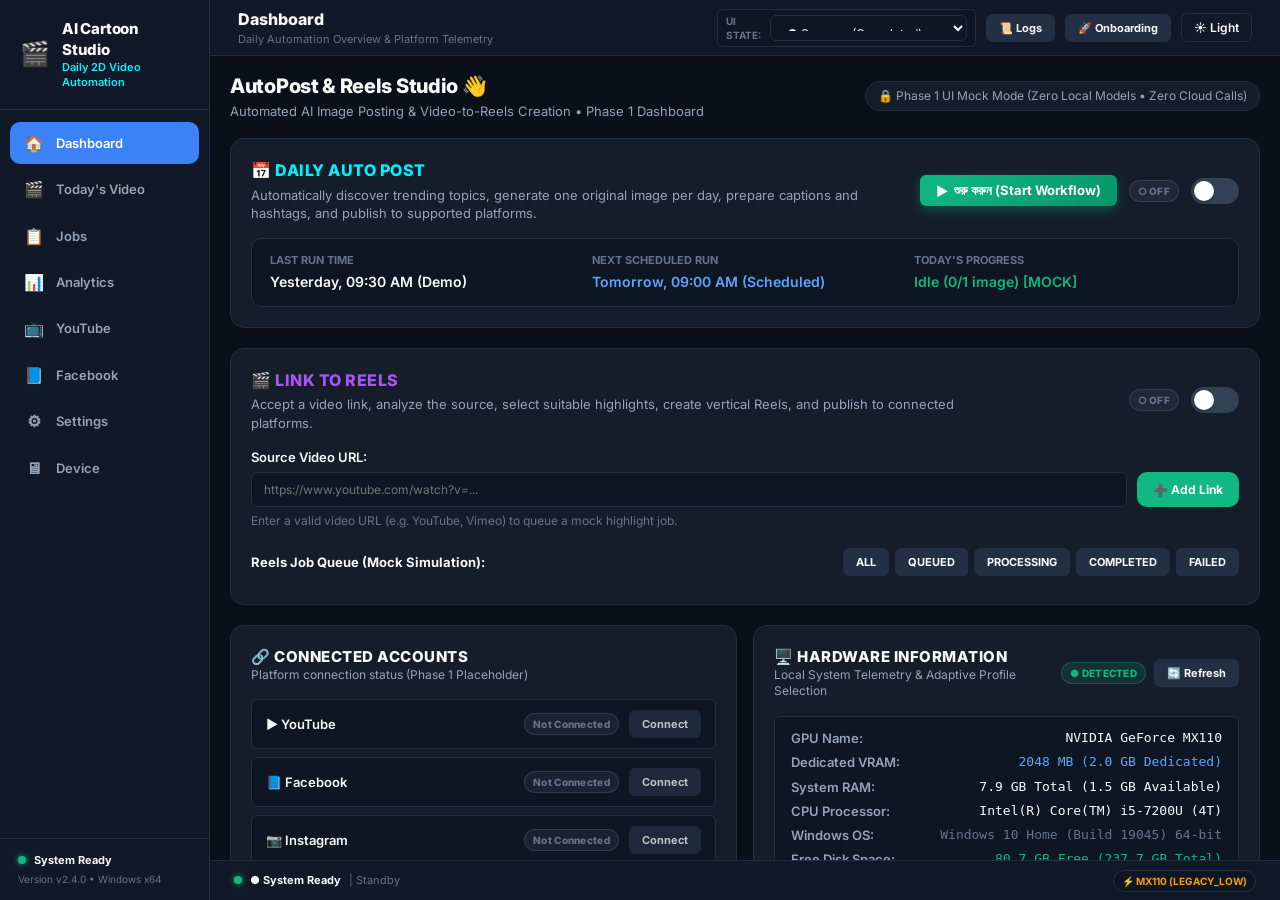
<file: ui/index.html>
<!DOCTYPE html>
<html lang="en" data-theme="dark">
<head>
  <meta charset="UTF-8">
  <meta name="viewport" content="width=device-width, initial-scale=1.0">
  <title>AI Daily Video Automation Studio</title>
  <link rel="stylesheet" href="css/style.css">
  <!-- Modern clean system fonts -->
  <link rel="preconnect" href="https://fonts.googleapis.com">
  <link rel="preconnect" href="https://fonts.gstatic.com" crossorigin>
  <link href="https://fonts.googleapis.com/css2?family=Inter:wght@400;500;600;700;800&family=JetBrains+Mono:wght@400;500;600&display=swap" rel="stylesheet">
</head>
<body>

  <!-- ==============================================================================
       SIDEBAR NAVIGATION
       ============================================================================== -->
  <aside id="sidebar">
    <div class="brand-header">
      <div class="brand-logo">🎬</div>
      <div>
        <div class="brand-name">AI Cartoon Studio</div>
        <div class="brand-tag">Daily 2D Video Automation</div>
      </div>
    </div>

    <!-- Navigation List -->
    <ul class="nav-list" id="sidebar-nav">
      <li class="nav-item active" data-page="dashboard">
        <span class="nav-icon">🏠</span> <span>Dashboard</span>
      </li>
      <li class="nav-item" data-page="todays-video">
        <span class="nav-icon">🎬</span> <span>Today's Video</span>
      </li>
      <li class="nav-item" data-page="jobs">
        <span class="nav-icon">📋</span> <span>Jobs</span>
      </li>
      <li class="nav-item" data-page="analytics">
        <span class="nav-icon">📊</span> <span>Analytics</span>
      </li>
      <li class="nav-item" data-page="youtube">
        <span class="nav-icon">📺</span> <span>YouTube</span>
      </li>
      <li class="nav-item" data-page="facebook">
        <span class="nav-icon">📘</span> <span>Facebook</span>
      </li>
      <li class="nav-item" data-page="settings">
        <span class="nav-icon">⚙</span> <span>Settings</span>
      </li>
      <li class="nav-item" data-page="device">
        <span class="nav-icon">🖥</span> <span>Device</span>
      </li>
    </ul>

    <!-- Sidebar Bottom Telemetry -->
    <div class="sidebar-footer">
      <div class="system-status-indicator" id="sidebar-status-box">
        <div class="status-dot-mini success" id="sidebar-status-dot"></div>
        <span id="sidebar-status-text">System Ready</span>
      </div>
      <div class="sidebar-version-text" id="sidebar-version">Version v2.4.0 • Windows x64</div>
    </div>
  </aside>

  <!-- ==============================================================================
       MAIN APPLICATION SHELL
       ============================================================================== -->
  <main id="main-content">
    
    <!-- Top Action Bar -->
    <header class="top-bar">
      <div class="top-bar-left">
        <div class="page-title" id="current-page-title">Dashboard</div>
        <div class="page-subtitle" id="current-page-subtitle">Daily Automation Overview & Platform Telemetry</div>
      </div>

      <!-- Quick Prototype State Switcher & Tools -->
      <div class="top-bar-actions">
        <!-- Live Prototype State Demo Switcher -->
        <div class="state-demo-selector">
          <label class="state-select-label">UI State:</label>
          <select id="ui-state-switcher" class="form-control select-xs">
            <option value="SUCCESS" selected>● Success (Completed)</option>
            <option value="RUNNING">🟡 Running (In-Progress)</option>
            <option value="READY">○ Ready (Pending)</option>
            <option value="FAILED">✕ Failed (Error State)</option>
            <option value="DISCONNECTED">⚪ Disconnected</option>
          </select>
        </div>

        <button class="btn btn-secondary btn-sm" onclick="openLogsModal()" title="View Application Logs">
          📜 Logs
        </button>

        <button class="btn btn-secondary btn-sm" onclick="openOnboardingModal()" title="Launch Setup Onboarding Wizard">
          🚀 Onboarding
        </button>

        <button class="theme-toggle-btn" id="theme-toggle-btn" title="Toggle Light / Dark Theme">
          ☀️ Light
        </button>
      </div>
    </header>

    <!-- Main Dynamic Pages Container -->
    <div class="page-container">

      <!-- ==========================================================================
           1. DASHBOARD PAGE (PHASE 1 DASHBOARD)
           ========================================================================== -->
      <section id="page-dashboard" class="page-view active">
        
        <!-- Welcome Header Banner -->
        <div class="welcome-banner">
          <div>
            <h1 class="welcome-title">AutoPost & Reels Studio 👋</h1>
            <p class="welcome-sub">Automated AI Image Posting & Video-to-Reels Creation • Phase 1 Dashboard</p>
          </div>
          <div class="next-schedule-tag">
            <span>🔒 Phase 1 UI Mock Mode (Zero Local Models • Zero Cloud Calls)</span>
          </div>
        </div>

        <!-- SECTION A: Daily Auto Post Card -->
        <div class="card" style="margin-bottom: 20px;">
          <div class="card-title-bar">
            <div>
              <div class="card-title-text" style="font-size: 16px; color: var(--accent-cyan);">
                📅 Daily Auto Post
              </div>
              <div style="font-size: 13px; color: var(--text-secondary); margin-top: 4px; max-width: 750px;">
                Automatically discover trending topics, generate one original image per day, prepare captions and hashtags, and publish to supported platforms.
              </div>
            </div>
            <div style="display: flex; align-items: center; gap: 12px;">
              <button class="btn btn-success" id="btn-start-daily-pipeline" onclick="startDailyAutomationWorkflow()" style="background: linear-gradient(135deg, #10B981 0%, #059669 100%); color: #fff; font-weight: 700; padding: 7px 16px; font-size: 13px; border-radius: 6px; border: none; cursor: pointer; display: inline-flex; align-items: center; gap: 6px; box-shadow: 0 4px 12px rgba(16, 185, 129, 0.35); transition: all 0.2s;">
                <span id="start-btn-icon">▶</span> <span id="start-btn-text">শুরু করুন (Start Workflow)</span>
              </button>
              <span class="badge badge-neutral" id="web-dap-status-badge">○ OFF</span>
              <label class="switch" title="Toggle Daily Auto Post">
                <input type="checkbox" id="web-dap-toggle" onchange="handleWebDapToggle(this.checked)">
                <span class="slider"></span>
              </label>
            </div>
          </div>

          <!-- Telemetry Grid -->
          <div style="display: grid; grid-template-columns: repeat(auto-fit, minmax(200px, 1fr)); gap: 16px; background: var(--bg-card-inner); padding: 14px 18px; border-radius: var(--radius-md); border: 1px solid var(--border-color); margin-top: 12px;">
            <div>
              <div style="font-size: 11px; font-weight: 700; color: var(--text-muted); text-transform: uppercase;">LAST RUN TIME</div>
              <div id="web-dap-last-run" style="font-size: 14px; font-weight: 600; color: var(--text-primary); margin-top: 4px;">Yesterday, 09:30 AM (Demo)</div>
            </div>
            <div>
              <div style="font-size: 11px; font-weight: 700; color: var(--text-muted); text-transform: uppercase;">NEXT SCHEDULED RUN</div>
              <div id="web-dap-next-run" style="font-size: 14px; font-weight: 600; color: #60A5FA; margin-top: 4px;">Tomorrow, 09:00 AM (Scheduled)</div>
            </div>
            <div>
              <div style="font-size: 11px; font-weight: 700; color: var(--text-muted); text-transform: uppercase;">TODAY'S PROGRESS</div>
              <div id="web-dap-progress" style="font-size: 14px; font-weight: 600; color: var(--status-success); margin-top: 4px;">Idle (0/1 image) [MOCK]</div>
            </div>
          </div>

          <!-- Live Workflow Progress Monitor (Revealed upon Start) -->
          <div id="workflow-live-progress-container" style="display: none; background: rgba(16, 185, 129, 0.06); border: 1px solid rgba(16, 185, 129, 0.3); border-radius: var(--radius-md); padding: 16px 20px; margin-top: 14px;">
            <div style="display: flex; justify-content: space-between; align-items: center; margin-bottom: 8px;">
              <div style="display: flex; align-items: center; gap: 8px;">
                <div class="status-dot-mini" style="background: #10B981; animation: pulse 1.2s infinite;"></div>
                <span id="live-stage-title" style="font-size: 13px; font-weight: 700; color: #10B981; text-transform: uppercase; letter-spacing: 0.5px;">AUTOMATION ACTIVE</span>
              </div>
              <span id="live-stage-percent" style="font-size: 13px; font-weight: 700; color: var(--accent-cyan);">0%</span>
            </div>
            
            <div style="font-size: 14px; font-weight: 600; color: var(--text-primary); margin-bottom: 10px;" id="live-stage-description">
              Initializing Lightweight 2D Cartoon Pipeline...
            </div>

            <div style="width: 100%; height: 8px; background: rgba(255, 255, 255, 0.1); border-radius: 4px; overflow: hidden; margin-bottom: 12px;">
              <div id="live-progress-bar-fill" style="width: 0%; height: 100%; background: linear-gradient(90deg, #10B981 0%, #00F2FE 100%); transition: width 0.4s ease; border-radius: 4px;"></div>
            </div>

            <!-- Live Stage Steps Indicators -->
            <div style="display: grid; grid-template-columns: repeat(auto-fit, minmax(110px, 1fr)); gap: 8px; margin-top: 10px;" id="live-steps-grid">
              <div class="step-pill" id="step-pill-1" style="font-size: 11px; padding: 6px 8px; border-radius: 4px; background: var(--bg-card-inner); border: 1px solid var(--border-color); text-align: center; color: var(--text-muted);">1. Topic</div>
              <div class="step-pill" id="step-pill-2" style="font-size: 11px; padding: 6px 8px; border-radius: 4px; background: var(--bg-card-inner); border: 1px solid var(--border-color); text-align: center; color: var(--text-muted);">2. Script</div>
              <div class="step-pill" id="step-pill-3" style="font-size: 11px; padding: 6px 8px; border-radius: 4px; background: var(--bg-card-inner); border: 1px solid var(--border-color); text-align: center; color: var(--text-muted);">3. Voice (TTS)</div>
              <div class="step-pill" id="step-pill-4" style="font-size: 11px; padding: 6px 8px; border-radius: 4px; background: var(--bg-card-inner); border: 1px solid var(--border-color); text-align: center; color: var(--text-muted);">4. 2D Rig & Viseme</div>
              <div class="step-pill" id="step-pill-5" style="font-size: 11px; padding: 6px 8px; border-radius: 4px; background: var(--bg-card-inner); border: 1px solid var(--border-color); text-align: center; color: var(--text-muted);">5. FFmpeg Render</div>
              <div class="step-pill" id="step-pill-6" style="font-size: 11px; padding: 6px 8px; border-radius: 4px; background: var(--bg-card-inner); border: 1px solid var(--border-color); text-align: center; color: var(--text-muted);">6. Quality Check</div>
              <div class="step-pill" id="step-pill-7" style="font-size: 11px; padding: 6px 8px; border-radius: 4px; background: var(--bg-card-inner); border: 1px solid var(--border-color); text-align: center; color: var(--text-muted);">7. YouTube Shorts</div>
            </div>
          </div>
        </div>

        <!-- SECTION B: Link to Reels Card -->
        <div class="card" style="margin-bottom: 20px;">
          <div class="card-title-bar">
            <div>
              <div class="card-title-text" style="font-size: 16px; color: #A855F7;">
                🎬 Link to Reels
              </div>
              <div style="font-size: 13px; color: var(--text-secondary); margin-top: 4px; max-width: 750px;">
                Accept a video link, analyze the source, select suitable highlights, create vertical Reels, and publish to connected platforms.
              </div>
            </div>
            <div style="display: flex; align-items: center; gap: 12px;">
              <span class="badge badge-neutral" id="web-ltr-status-badge">○ OFF</span>
              <label class="switch" title="Toggle Link to Reels">
                <input type="checkbox" id="web-ltr-toggle" onchange="handleWebLtrToggle(this.checked)">
                <span class="slider"></span>
              </label>
            </div>
          </div>

          <!-- Video URL Input Row -->
          <div style="margin-top: 14px;">
            <label style="display: block; font-size: 13px; font-weight: 600; margin-bottom: 6px; color: var(--text-primary);">
              Source Video URL:
            </label>
            <div style="display: flex; gap: 10px;">
              <input type="text" id="web-reels-url-input" class="form-control" placeholder="https://www.youtube.com/watch?v=..." style="flex: 1;">
              <button class="btn btn-primary" onclick="handleWebAddReelsLink()">➕ Add Link</button>
            </div>
            <div id="web-reels-validation-msg" style="font-size: 12px; margin-top: 6px; color: var(--text-muted);">
              Enter a valid video URL (e.g. YouTube, Vimeo) to queue a mock highlight job.
            </div>
          </div>

          <!-- Reels Job Queue -->
          <div style="margin-top: 18px;">
            <div style="display: flex; justify-content: space-between; align-items: center; margin-bottom: 8px;">
              <div style="font-size: 13px; font-weight: 700; color: var(--text-primary);">
                Reels Job Queue (Mock Simulation):
              </div>
              <div style="display: flex; gap: 6px;">
                <button class="btn btn-sm btn-secondary active-filter" onclick="filterWebJobs('ALL', this)">ALL</button>
                <button class="btn btn-sm btn-secondary" onclick="filterWebJobs('QUEUED', this)">QUEUED</button>
                <button class="btn btn-sm btn-secondary" onclick="filterWebJobs('PROCESSING', this)">PROCESSING</button>
                <button class="btn btn-sm btn-secondary" onclick="filterWebJobs('COMPLETED', this)">COMPLETED</button>
                <button class="btn btn-sm btn-secondary" onclick="filterWebJobs('FAILED', this)">FAILED</button>
              </div>
            </div>
            <div id="web-reels-jobs-list" style="display: flex; flex-direction: column; gap: 8px;">
              <!-- Dynamic Job Items rendered by JS -->
            </div>
          </div>
        </div>

        <!-- SECTION C & D: Connected Accounts & Hardware Information Panels -->
        <div class="grid-2" style="display: grid; grid-template-columns: repeat(auto-fit, minmax(320px, 1fr)); gap: 16px; margin-bottom: 20px;">
          
          <!-- SECTION C: Connected Accounts Panel -->
          <div class="card">
            <div class="card-title-bar">
              <div>
                <div class="card-title-text" style="font-size: 15px;">🔗 Connected Accounts</div>
                <div style="font-size: 12px; color: var(--text-secondary);">Platform connection status (Phase 1 Placeholder)</div>
              </div>
            </div>
            <div style="display: flex; flex-direction: column; gap: 8px; margin-top: 10px;">
              <div style="display: flex; justify-content: space-between; align-items: center; background: var(--bg-card-inner); padding: 10px 14px; border-radius: var(--radius-sm); border: 1px solid var(--border-color);">
                <span style="font-weight: 600;">▶️ YouTube</span>
                <div style="display: flex; align-items: center; gap: 10px;">
                  <span class="badge badge-neutral">Not Connected</span>
                  <button class="btn btn-sm btn-secondary" onclick="alert('Phase 1 UI Placeholder: OAuth 2.0 connection not implemented yet.')" style="opacity: 0.75;">Connect</button>
                </div>
              </div>
              <div style="display: flex; justify-content: space-between; align-items: center; background: var(--bg-card-inner); padding: 10px 14px; border-radius: var(--radius-sm); border: 1px solid var(--border-color);">
                <span style="font-weight: 600;">📘 Facebook</span>
                <div style="display: flex; align-items: center; gap: 10px;">
                  <span class="badge badge-neutral">Not Connected</span>
                  <button class="btn btn-sm btn-secondary" onclick="alert('Phase 1 UI Placeholder: OAuth 2.0 connection not implemented yet.')" style="opacity: 0.75;">Connect</button>
                </div>
              </div>
              <div style="display: flex; justify-content: space-between; align-items: center; background: var(--bg-card-inner); padding: 10px 14px; border-radius: var(--radius-sm); border: 1px solid var(--border-color);">
                <span style="font-weight: 600;">📷 Instagram</span>
                <div style="display: flex; align-items: center; gap: 10px;">
                  <span class="badge badge-neutral">Not Connected</span>
                  <button class="btn btn-sm btn-secondary" onclick="alert('Phase 1 UI Placeholder: OAuth 2.0 connection not implemented yet.')" style="opacity: 0.75;">Connect</button>
                </div>
              </div>
            </div>
          </div>

          <!-- SECTION D: Hardware Information Panel -->
          <div class="card">
            <div class="card-title-bar">
              <div>
                <div class="card-title-text" style="font-size: 15px;">🖥️ Hardware Information</div>
                <div style="font-size: 12px; color: var(--text-secondary);">Local System Telemetry & Adaptive Profile Selection</div>
              </div>
              <div style="display: flex; align-items: center; gap: 8px;">
                <span class="badge badge-success" id="web-hw-status-badge">● DETECTED</span>
                <button class="btn btn-sm btn-secondary" onclick="handleWebRefreshHardware()">🔄 Refresh</button>
              </div>
            </div>
            <div style="display: flex; flex-direction: column; gap: 6px; margin-top: 10px; background: var(--bg-card-inner); padding: 12px 16px; border-radius: var(--radius-sm); border: 1px solid var(--border-color); font-size: 13px;">
              <div style="display: flex; justify-content: space-between;">
                <span style="color: var(--text-secondary); font-weight: 600;">GPU Name:</span>
                <span id="web-hw-gpu" style="color: var(--text-primary); font-family: monospace;">NVIDIA GeForce MX110</span>
              </div>
              <div style="display: flex; justify-content: space-between;">
                <span style="color: var(--text-secondary); font-weight: 600;">Dedicated VRAM:</span>
                <span id="web-hw-vram" style="color: #60A5FA; font-family: monospace;">2048 MB (2.0 GB Dedicated)</span>
              </div>
              <div style="display: flex; justify-content: space-between;">
                <span style="color: var(--text-secondary); font-weight: 600;">System RAM:</span>
                <span id="web-hw-ram" style="color: var(--text-primary); font-family: monospace;">7.9 GB Total (1.5 GB Available)</span>
              </div>
              <div style="display: flex; justify-content: space-between;">
                <span style="color: var(--text-secondary); font-weight: 600;">CPU Processor:</span>
                <span id="web-hw-cpu" style="color: var(--text-primary); font-family: monospace;">Intel(R) Core(TM) i5-7200U (4T)</span>
              </div>
              <div style="display: flex; justify-content: space-between;">
                <span style="color: var(--text-secondary); font-weight: 600;">Windows OS:</span>
                <span id="web-hw-os" style="color: var(--text-muted); font-family: monospace;">Windows 10 Home (Build 19045) 64-bit</span>
              </div>
              <div style="display: flex; justify-content: space-between;">
                <span style="color: var(--text-secondary); font-weight: 600;">Free Disk Space:</span>
                <span id="web-hw-disk" style="color: var(--status-success); font-family: monospace;">80.7 GB Free (237.7 GB Total)</span>
              </div>
              <div style="display: flex; justify-content: space-between;">
                <span style="color: var(--text-secondary); font-weight: 600;">CUDA / Driver:</span>
                <span id="web-hw-cuda" style="color: #A78BFA; font-family: monospace;">CUDA Capable (Driver: 531.79)</span>
              </div>
            </div>

            <!-- Adaptive Profile Rationale -->
            <div style="margin-top: 10px; background: #0F172A; padding: 10px 14px; border-radius: var(--radius-sm); border: 1px solid var(--border-color);">
              <div style="display: flex; align-items: center; justify-content: space-between; margin-bottom: 4px;">
                <span style="font-size: 11px; font-weight: 700; color: var(--text-muted);">ADAPTIVE PROFILE:</span>
                <span class="badge" id="web-hw-profile-badge" style="background: #374151; color: #E5E7EB; font-weight: 700;">⚡ LEGACY_2GB</span>
              </div>
              <div id="web-hw-reason" style="font-size: 12px; color: var(--text-primary); line-height: 1.4;">
                Target Low-Resource Hardware: NVIDIA GeForce MX110 (2048 MB dedicated VRAM, 7.9 GB system RAM). Classified as LEGACY_2GB. Local Ollama and heavy AI video rendering strictly disabled.
              </div>
              <div id="web-hw-timestamp" style="font-size: 10px; color: var(--text-muted); margin-top: 4px;">
                Detected via local Windows system telemetry.
              </div>
            </div>
          </div>
        </div>

        <!-- SECTION E: Activity and Job Status Section -->
        <div class="card" style="margin-bottom: 20px;">
          <div class="card-title-bar">
            <div>
              <div class="card-title-text" style="font-size: 15px;">📋 Activity and Job Status</div>
              <div style="font-size: 12px; color: var(--text-secondary);">Recent activity and simple progress indicators</div>
            </div>
            <span class="badge badge-warning">⚡ DEMO / MOCK DATA ONLY</span>
          </div>

          <div style="display: flex; flex-direction: column; gap: 8px; margin-top: 10px; background: var(--bg-card-inner); padding: 12px 16px; border-radius: var(--radius-sm); border: 1px solid var(--border-color); font-size: 13px;">
            <div style="display: flex; gap: 12px;">
              <span style="color: var(--status-success); font-family: monospace; font-weight: 600; min-width: 80px;">● 10:45 AM</span>
              <span style="color: var(--text-secondary);">[MOCK] Daily Auto Post: Scheduled run registered for tomorrow at 09:00 AM.</span>
            </div>
            <div style="display: flex; gap: 12px;">
              <span style="color: #60A5FA; font-family: monospace; font-weight: 600; min-width: 80px;">● 10:20 AM</span>
              <span style="color: var(--text-secondary);">[MOCK] Link to Reels: Added new video link to queue (Job #reel_job_103).</span>
            </div>
            <div style="display: flex; gap: 12px;">
              <span style="color: var(--status-warning); font-family: monospace; font-weight: 600; min-width: 80px;">● 09:30 AM</span>
              <span style="color: var(--text-secondary);">[MOCK] Daily Auto Post: Discovered trending topic 'Future of Clean Robotics'.</span>
            </div>
            <div style="display: flex; gap: 12px;">
              <span style="color: var(--status-success); font-family: monospace; font-weight: 600; min-width: 80px;">● 09:31 AM</span>
              <span style="color: var(--text-secondary);">[MOCK] Daily Auto Post: Generated 1080x1080 concept image & 5 hashtags.</span>
            </div>
            <div style="display: flex; gap: 12px;">
              <span style="color: #A78BFA; font-family: monospace; font-weight: 600; min-width: 80px;">● Yesterday</span>
              <span style="color: var(--text-secondary);">[MOCK] Link to Reels: Job #reel_job_101 rendered 9:16 vertical highlight Reel.</span>
            </div>
            <div style="display: flex; gap: 12px;">
              <span style="color: var(--status-danger); font-family: monospace; font-weight: 600; min-width: 80px;">● Yesterday</span>
              <span style="color: var(--text-secondary);">[MOCK] Link to Reels: Job #reel_job_104 stream timeout simulated (FAILED status demo).</span>
            </div>
          </div>
        </div>

      </section>

      <!-- ==========================================================================
           2. TODAY'S VIDEO PAGE
           ========================================================================== -->
      <section id="page-todays-video" class="page-view">
        <div class="grid-2-preview">
          <!-- Left Column: Video Metadata & Distribution Channels -->
          <div class="video-meta-col">
            <div class="card">
              <div class="card-title-bar">
                <div class="card-title-text">TODAY'S VIDEO METADATA</div>
                <span class="badge badge-success" id="tv-status-badge">● Published</span>
              </div>

              <div class="form-group">
                <label class="form-label">TOPIC & CONCEPT</label>
                <div class="topic-box" id="tv-topic-text">"AI is changing how programmers work"</div>
              </div>

              <div class="grid-3" style="margin-bottom: 18px;">
                <div class="meta-stat-box">
                  <div class="meta-stat-label">DURATION</div>
                  <div class="meta-stat-val" id="tv-duration-val">12 sec</div>
                </div>
                <div class="meta-stat-box">
                  <div class="meta-stat-label">RESOLUTION</div>
                  <div class="meta-stat-val" id="tv-res-val">720 × 1280</div>
                </div>
                <div class="meta-stat-box">
                  <div class="meta-stat-label">ASPECT RATIO</div>
                  <div class="meta-stat-val">9:16 (Vertical)</div>
                </div>
              </div>

              <div class="card-title-text" style="font-size: 12px; margin-bottom: 12px;">MULTI-PLATFORM PUBLISHING STATUS</div>
              
              <div class="platform-status-list">
                <div class="platform-row">
                  <div class="platform-info">
                    <span class="p-icon">📘</span>
                    <div>
                      <div class="p-title">Facebook Reel</div>
                      <div class="p-sub">Target: Page (61593188125705)</div>
                    </div>
                  </div>
                  <span class="badge badge-success" id="tv-fb-reel-status">✓ Published</span>
                </div>

                <div class="platform-row">
                  <div class="platform-info">
                    <span class="p-icon">📺</span>
                    <div>
                      <div class="p-title">YouTube Shorts</div>
                      <div class="p-sub">Target: @Life-X-873</div>
                    </div>
                  </div>
                  <span class="badge badge-success" id="tv-yt-shorts-status">✓ Published</span>
                </div>

                <div class="platform-row">
                  <div class="platform-info">
                    <span class="p-icon">📸</span>
                    <div>
                      <div class="p-title">Facebook Story</div>
                      <div class="p-sub">Meta Graph Page Stories</div>
                    </div>
                  </div>
                  <span class="badge badge-warning" id="tv-fb-story-status">⚠ Not Available</span>
                </div>
              </div>

              <div class="single-render-guarantee-note">
                🔒 <b>Single Render Architecture</b>: Both Facebook and YouTube receive the exact same master MP4 (<code>output/final.mp4</code>).
              </div>
            </div>
          </div>

          <!-- Right Column: 9:16 Video Preview Canvas -->
          <div class="video-canvas-col">
            <div class="card preview-card">
              <div class="card-title-bar" style="margin-bottom: 10px;">
                <div class="card-title-text">MASTER VIDEO PREVIEW (9:16)</div>
                <span class="badge badge-neutral" id="preview-aspect-tag">720x1280 • 24fps</span>
              </div>

              <!-- 9:16 Vertical Video Frame -->
              <div class="video-frame-container">
                <div class="video-screen" id="mock-video-screen">
                  <!-- Animated 2D Cartoon Visual Placeholder -->
                  <div class="cartoon-scene-graphic">
                    <div class="character-pair">
                      <div class="char-avatar char-cat">🐱</div>
                      <div class="char-avatar char-bot">🤖</div>
                    </div>
                    <div class="speech-bubble">
                      "Wait, are AI agents taking over my coding job?!"
                    </div>
                    <div class="sound-wave-indicator">
                      <span></span><span></span><span></span><span></span><span></span>
                    </div>
                    <div class="viseme-tag">👄 Viseme Lip-Sync Active</div>
                  </div>

                  <!-- Overlay Title Badge -->
                  <div class="video-overlay-header">
                    <div class="video-overlay-title">AI Coding Agents Debate</div>
                    <div class="video-overlay-meta">12s • 720p</div>
                  </div>
                </div>

                <!-- Custom Player Controls Bar -->
                <div class="video-player-controls">
                  <div class="time-scrubber">
                    <div class="scrubber-progress" id="player-progress-bar" style="width: 45%;"></div>
                  </div>
                  <div class="controls-row">
                    <div class="controls-left">
                      <button class="v-ctrl-btn" id="player-play-btn" onclick="togglePlayPreview()" title="Play/Pause">▶</button>
                      <button class="v-ctrl-btn" onclick="restartPreview()" title="Restart">⏮</button>
                      <span class="time-display" id="player-time-display">00:05 / 00:12</span>
                    </div>
                    <div class="controls-right">
                      <button class="v-ctrl-btn" onclick="toggleMute()" title="Volume">🔊</button>
                      <button class="v-ctrl-btn" onclick="showToast('Fullscreen Preview', 'info')" title="Fullscreen">⛶</button>
                    </div>
                  </div>
                </div>
              </div>

              <div class="preview-footer-stats">
                <span>File: <code>output/final.mp4</code></span>
                <span>Size: <b>3.8 MB</b></span>
                <span>Codec: <b>H.264 / AAC</b></span>
              </div>
            </div>
          </div>
        </div>
      </section>

      <!-- ==========================================================================
           3. JOBS PAGE
           ========================================================================== -->
      <section id="page-jobs" class="page-view">
        <div class="card">
          <div class="card-title-bar">
            <div>
              <div class="card-title-text">DAILY JOBS LEDGER</div>
              <div class="card-subtitle-text">History of daily video generations and multi-platform publishing status.</div>
            </div>
            <div style="display: flex; gap: 8px;">
              <button class="btn btn-secondary btn-sm" onclick="showToast('Refreshing job list...', 'info')">🔄 Refresh</button>
              <button class="btn btn-secondary btn-sm" onclick="showToast('Exporting job ledger JSON...', 'info')">📥 Export</button>
            </div>
          </div>

          <div class="info-alert-box">
            <span>ℹ️</span>
            <div><b>Single Render Architecture</b>: Each daily job creates exactly one master video file rendered locally and uploads the same file to Facebook Reel and YouTube Shorts.</div>
          </div>

          <div class="table-responsive">
            <table class="data-table">
              <thead>
                <tr>
                  <th>Date</th>
                  <th>Topic</th>
                  <th>Status</th>
                  <th>Facebook Reel</th>
                  <th>YouTube Shorts</th>
                  <th>Duration</th>
                  <th>Action</th>
                </tr>
              </thead>
              <tbody id="jobs-table-body">
                <!-- Dynamically Populated via JS -->
              </tbody>
            </table>
          </div>
        </div>
      </section>

      <!-- ==========================================================================
           4. ANALYTICS PAGE
           ========================================================================== -->
      <section id="page-analytics" class="page-view">
        <!-- 4 Metric Cards -->
        <div class="grid-4" style="margin-bottom: 20px;">
          <div class="card metric-card">
            <div class="metric-label">VIDEOS PUBLISHED</div>
            <div class="metric-value" style="color: var(--accent-cyan);" id="an-val-total">7</div>
            <div class="metric-trend">Total completed daily videos</div>
          </div>
          <div class="card metric-card">
            <div class="metric-label">THIS WEEK</div>
            <div class="metric-value" id="an-val-week">7</div>
            <div class="metric-trend">7 / 7 consecutive days</div>
          </div>
          <div class="card metric-card">
            <div class="metric-label">FACEBOOK SUCCESS</div>
            <div class="metric-value" style="color: var(--status-success);" id="an-val-fb">7 / 7</div>
            <div class="metric-trend">100% Reel publishing rate</div>
          </div>
          <div class="card metric-card">
            <div class="metric-label">YOUTUBE SUCCESS</div>
            <div class="metric-value" style="color: var(--status-success);" id="an-val-yt">7 / 7</div>
            <div class="metric-trend">100% Shorts publishing rate</div>
          </div>
        </div>

        <!-- Publication Frequency & Rate -->
        <div class="grid-2">
          <div class="card">
            <div class="card-title-bar">
              <div class="card-title-text">DAILY VIDEO CADENCE (THIS WEEK)</div>
              <span class="badge badge-success" id="an-val-rate">100% SUCCESS RATE</span>
            </div>
            <div class="card-subtitle-text" style="margin-bottom: 16px;">Daily 1-video automation frequency chart.</div>
            
            <div class="lightweight-bar-chart">
              <div class="bar-col"><div class="bar-fill filled" style="height: 85%;"></div><div class="bar-label">Mon</div></div>
              <div class="bar-col"><div class="bar-fill filled" style="height: 85%;"></div><div class="bar-label">Tue</div></div>
              <div class="bar-col"><div class="bar-fill filled" style="height: 85%;"></div><div class="bar-label">Wed</div></div>
              <div class="bar-col"><div class="bar-fill filled" style="height: 85%;"></div><div class="bar-label">Thu</div></div>
              <div class="bar-col"><div class="bar-fill filled" style="height: 85%;"></div><div class="bar-label">Fri</div></div>
              <div class="bar-col"><div class="bar-fill filled" style="height: 85%;"></div><div class="bar-label">Sat</div></div>
              <div class="bar-col"><div class="bar-fill filled" style="height: 85%;"></div><div class="bar-label">Sun</div></div>
            </div>
          </div>

          <div class="card">
            <div class="card-title-bar">
              <div class="card-title-text">SYSTEM EFFICIENCY SUMMARY</div>
              <span class="badge badge-neutral">MX110 Optimized</span>
            </div>
            <div class="summary-list">
              <div class="summary-item">
                <span class="s-label">Average Render Time:</span>
                <span class="s-val"><b>42 seconds</b></span>
              </div>
              <div class="summary-item">
                <span class="s-label">Average Video Size:</span>
                <span class="s-val"><b>3.6 MB</b></span>
              </div>
              <div class="summary-item">
                <span class="s-label">Peak VRAM Usage:</span>
                <span class="s-val"><b>1.1 GB / 2.0 GB</b></span>
              </div>
              <div class="summary-item">
                <span class="s-label">Zero Database Footprint:</span>
                <span class="s-val" style="color: var(--status-success);">Active (Stateless JSON)</span>
              </div>
            </div>
          </div>
        </div>
      </section>

      <!-- ==========================================================================
           5. YOUTUBE PAGE
           ========================================================================== -->
      <section id="page-youtube" class="page-view">
        <div class="grid-2">
          <!-- Connection & Account Card -->
          <div class="card">
            <div class="card-title-bar">
              <div class="card-title-text">YOUTUBE CONNECTION</div>
              <span class="badge badge-success" id="yt-status-badge">● Connected</span>
            </div>

            <div class="form-group">
              <label class="form-label">CHANNEL NAME</label>
              <div class="connected-acc-title" id="yt-channel-name">My AI Cartoon Channel</div>
            </div>

            <div class="form-group">
              <label class="form-label">CHANNEL HANDLE</label>
              <div class="connected-acc-sub" id="yt-channel-handle">@Life-X-873</div>
            </div>

            <div class="form-group">
              <label class="form-label">OAUTH 2.0 TOKEN STATUS</label>
              <div class="masked-key-display">
                <span class="masked-dots">••••••••••••••••••••••••••••••••</span>
                <span class="badge badge-success">Valid & Active</span>
              </div>
            </div>

            <div class="btn-group-row">
              <button class="btn btn-secondary" onclick="showToast('Re-authenticating with Google OAuth...', 'info')">
                🔄 RECONNECT YOUTUBE
              </button>
              <button class="btn btn-danger" onclick="showToast('YouTube disconnected.', 'warning')">
                DISCONNECT
              </button>
            </div>
          </div>

          <!-- Publishing Settings Card -->
          <div class="card">
            <div class="card-title-bar">
              <div class="card-title-text">PUBLISHING SETTINGS</div>
              <span class="badge badge-neutral">Auto-Publish ON</span>
            </div>

            <div class="form-group">
              <label class="form-label">DEFAULT PRIVACY</label>
              <select class="form-control">
                <option selected>Public</option>
                <option>Unlisted</option>
                <option>Private</option>
              </select>
            </div>

            <div class="toggle-switch">
              <div>
                <div class="switch-label">Auto Publish</div>
                <div class="switch-sub">Upload directly to YouTube Shorts on render completion</div>
              </div>
              <input type="checkbox" checked>
            </div>

            <div class="form-group" style="margin-top: 16px;">
              <label class="form-label">UPLOAD FORMAT</label>
              <input type="text" class="form-control" value="YouTube Shorts (#Shorts vertical)" readonly>
            </div>

            <!-- Latest Upload Card -->
            <div class="latest-upload-card" id="yt-latest-box">
              <div class="card-title-text" style="font-size: 11px; margin-bottom: 6px;">LATEST UPLOAD</div>
              <div class="latest-upload-content">
                <div class="latest-thumb">🎬</div>
                <div>
                  <div class="latest-title" id="yt-latest-title">AI Agents Explained 🤖 #Shorts</div>
                  <div class="latest-meta" id="yt-latest-meta">Published: 11 Aug 2026 • Status: ✓ Public</div>
                </div>
              </div>
            </div>
          </div>
        </div>
      </section>

      <!-- ==========================================================================
           6. FACEBOOK PAGE
           ========================================================================== -->
      <section id="page-facebook" class="page-view">
        <div class="grid-2">
          <!-- Connection Card -->
          <div class="card">
            <div class="card-title-bar">
              <div class="card-title-text">FACEBOOK CONNECTION</div>
              <span class="badge badge-success" id="fb-status-badge">● Connected</span>
            </div>

            <div class="form-group">
              <label class="form-label">PAGE NAME</label>
              <div class="connected-acc-title" id="fb-page-name">My AI Cartoon Page</div>
            </div>

            <div class="form-group">
              <label class="form-label">PAGE ID</label>
              <div class="connected-acc-sub" id="fb-page-id">61593188125705</div>
            </div>

            <div class="form-group">
              <label class="form-label">PAGE ACCESS TOKEN</label>
              <div class="masked-key-display">
                <span class="masked-dots">••••••••••••••••••••••••••••••••</span>
                <span class="badge badge-success">Valid</span>
              </div>
            </div>

            <div class="btn-group-row">
              <button class="btn btn-secondary" onclick="showToast('Refreshing Meta Graph token...', 'info')">
                🔄 RECONNECT FACEBOOK
              </button>
              <button class="btn btn-danger" onclick="showToast('Facebook disconnected.', 'warning')">
                DISCONNECT
              </button>
            </div>
          </div>

          <!-- Publishing Channels Card -->
          <div class="card">
            <div class="card-title-bar">
              <div class="card-title-text">PUBLISHING DESTINATIONS</div>
            </div>

            <div class="toggle-switch">
              <div>
                <div class="switch-label">Facebook Reel</div>
                <div class="switch-sub">Upload 9:16 vertical video reel via Meta Graph API</div>
              </div>
              <input type="checkbox" checked>
            </div>

            <div class="toggle-switch">
              <div>
                <div class="switch-label">Facebook Story</div>
                <div class="switch-sub">Upload temporary 24h Page Story video</div>
              </div>
              <input type="checkbox" checked>
            </div>

            <!-- Official API Limitation Notice (Does not look like application error) -->
            <div class="warning-banner" id="fb-story-warning">
              <span class="warning-icon">⚠️</span>
              <div>
                <b>Meta API Notice:</b> Facebook Story publishing is currently unavailable through the official Meta Graph API endpoints for Page Stories. 
                Facebook Reel publishing remains 100% fully active and functional.
              </div>
            </div>
          </div>
        </div>
      </section>

      <!-- ==========================================================================
           7. DEVICE & PERFORMANCE PROFILE PAGE
           ========================================================================== -->
      <section id="page-device" class="page-view">
        <div class="grid-2">
          <!-- Hardware Specs Card -->
          <div class="card">
            <div class="card-title-bar">
              <div class="card-title-text">DETECTED HOST HARDWARE</div>
              <span class="badge badge-warning" id="dev-hw-badge">● MX110 2GB</span>
            </div>

            <div class="device-spec-grid">
              <div class="spec-item">
                <div class="spec-label">COMPUTER NAME</div>
                <div class="spec-val" id="dev-computer">DESKTOP-MX110-DEV</div>
              </div>
              <div class="spec-item">
                <div class="spec-label">OPERATING SYSTEM</div>
                <div class="spec-val" id="dev-os">Windows 11 Home 64-bit</div>
              </div>
              <div class="spec-item">
                <div class="spec-label">PROCESSOR (CPU)</div>
                <div class="spec-val" id="dev-cpu">Intel Core i5-7200U @ 2.50GHz</div>
              </div>
              <div class="spec-item">
                <div class="spec-label">SYSTEM MEMORY (RAM)</div>
                <div class="spec-val" id="dev-ram">8 GB DDR4</div>
              </div>
              <div class="spec-item">
                <div class="spec-label">GRAPHICS CARD (GPU)</div>
                <div class="spec-val" id="dev-gpu">NVIDIA GeForce MX110</div>
              </div>
              <div class="spec-item">
                <div class="spec-label">VIDEO MEMORY (VRAM)</div>
                <div class="spec-val" id="dev-vram">2 GB Dedicated GDDR5</div>
              </div>
              <div class="spec-item">
                <div class="spec-label">CUDA SUPPORT</div>
                <div class="spec-val" id="dev-cuda">Available (CUDA 11.8)</div>
              </div>
              <div class="spec-item">
                <div class="spec-label">DRIVER VERSION</div>
                <div class="spec-val" id="dev-driver">536.23</div>
              </div>
            </div>
          </div>

          <!-- Performance Profile Selector Card -->
          <div class="card">
            <div class="card-title-bar">
              <div class="card-title-text">PERFORMANCE PROFILE</div>
              <span class="badge badge-warning" id="dev-profile-tag">🟡 LEGACY_LOW</span>
            </div>

            <div class="profile-explanation-box">
              <div class="profile-title" id="dev-profile-name">LEGACY_LOW Profile Active</div>
              <div class="profile-reason" id="dev-profile-reason">
                "Your system has limited VRAM (2GB) and RAM (8GB), so lightweight rendering and sequential processing are enabled."
              </div>
            </div>

            <!-- Profile Cards Matrix -->
            <div class="profile-matrix">
              <div class="profile-option-card active" id="prof-card-legacy">
                <div class="prof-header">
                  <span class="prof-name">🟡 LEGACY_LOW</span>
                  <span class="badge badge-warning">CURRENT</span>
                </div>
                <div class="prof-desc">720×1280 @ 24fps • Ultrafast • Sequential 1 Job • MX110 2GB</div>
              </div>

              <div class="profile-option-card" id="prof-card-low">
                <div class="prof-header">
                  <span class="prof-name">🟢 LOW</span>
                </div>
                <div class="prof-desc">720×1280 @ 24fps • Veryfast • 4GB GPU + 8GB RAM</div>
              </div>

              <div class="profile-option-card" id="prof-card-balanced">
                <div class="prof-header">
                  <span class="prof-name">🔵 BALANCED</span>
                </div>
                <div class="prof-desc">1080×1920 @ 30fps • Medium • 6GB GPU + 16GB RAM</div>
              </div>

              <div class="profile-option-card" id="prof-card-high">
                <div class="prof-header">
                  <span class="prof-name">🟣 HIGH</span>
                </div>
                <div class="prof-desc">1080×1920 @ 60fps • Slow • 8GB+ GPU + 32GB RAM</div>
              </div>
            </div>

            <div class="form-group" style="margin-top: 16px;">
              <label class="form-label">PROFILE SELECTION MODE</label>
              <div class="radio-group-row">
                <label><input type="radio" name="profile-mode" value="AUTO" checked> [ AUTO ] Hardware Adaptive</label>
                <label><input type="radio" name="profile-mode" value="MANUAL"> [ MANUAL ] Override</label>
              </div>
            </div>
          </div>
        </div>
      </section>

      <!-- ==========================================================================
           8. SETTINGS PAGE
           ========================================================================== -->
      <section id="page-settings" class="page-view">
        <div class="grid-2">
          <!-- General & Content Settings -->
          <div class="card">
            <div class="card-title-text" style="margin-bottom: 14px;">GENERAL & AUTOMATION</div>
            
            <div class="toggle-switch">
              <div>
                <div class="switch-label">Auto Run on Startup</div>
                <div class="switch-sub">Start video automation immediately when application launches</div>
              </div>
              <input type="checkbox" checked>
            </div>

            <div class="toggle-switch">
              <div>
                <div class="switch-label">Start with Windows</div>
                <div class="switch-sub">Launch background automation on system boot</div>
              </div>
              <input type="checkbox">
            </div>

            <div class="toggle-switch">
              <div>
                <div class="switch-label">Daily Automation Schedule</div>
                <div class="switch-sub">Generate exactly 1 video per day automatically</div>
              </div>
              <input type="checkbox" checked>
            </div>

            <div class="card-title-text" style="margin-top: 20px; margin-bottom: 14px;">CONTENT & CREATIVE</div>

            <div class="form-group">
              <label class="form-label">CONTENT NICHE</label>
              <input type="text" class="form-control" value="AI & Technology">
            </div>

            <div class="form-group">
              <label class="form-label">PRIMARY LANGUAGE</label>
              <select class="form-control">
                <option selected>English</option>
                <option>Bengali (বাংলা)</option>
              </select>
            </div>

            <div class="form-group">
              <label class="form-label">VIDEO DURATION</label>
              <select class="form-control">
                <option selected>10–15 sec (Reels/Shorts)</option>
                <option>15–20 sec</option>
              </select>
            </div>
          </div>

          <!-- Character & AI Providers -->
          <div class="card">
            <div class="card-title-text" style="margin-bottom: 14px;">CHARACTER & AUDIO STYLES</div>

            <div class="form-group">
              <label class="form-label">CHARACTER STYLE</label>
              <input type="text" class="form-control" value="2D Cartoon (Minimal Flat Vector)">
            </div>

            <div class="form-group">
              <label class="form-label">VOICE STYLE</label>
              <select class="form-control">
                <option selected>Friendly (Expressive Duo)</option>
                <option>Humorous & Sarcastic</option>
                <option>Informative & Fast-Paced</option>
              </select>
            </div>

            <div class="form-group">
              <label class="form-label">SUBTITLE STYLE</label>
              <select class="form-control">
                <option selected>Bold Yellow Shadow (High Contrast)</option>
                <option>Clean Minimal White</option>
              </select>
            </div>

            <div class="card-title-text" style="margin-top: 20px; margin-bottom: 14px;">AI PROVIDER CONNECTIONS (KEYS MASKED)</div>

            <div class="provider-key-row">
              <div class="p-info">
                <div class="p-name">Google Gemini 2.5 Flash</div>
                <div class="p-status" style="color: var(--status-success);">● Connected</div>
              </div>
              <div class="p-key-field">
                <input type="text" class="form-control input-sm" value="●●●●●●●●●●●●●●●●" readonly>
                <button class="btn btn-secondary btn-sm" onclick="showToast('Change Gemini API Key dialog', 'info')">Change Key</button>
              </div>
            </div>

            <div class="provider-key-row">
              <div class="p-info">
                <div class="p-name">OpenAI API</div>
                <div class="p-status" style="color: var(--text-muted);">○ Not Connected</div>
              </div>
              <div class="p-key-field">
                <input type="text" class="form-control input-sm" value="●●●●●●●●●●●●●●●●" readonly>
                <button class="btn btn-secondary btn-sm" onclick="showToast('Change OpenAI API Key dialog', 'info')">Change Key</button>
              </div>
            </div>

            <div class="provider-key-row">
              <div class="p-info">
                <div class="p-name">Cloud TTS & Viseme Engine</div>
                <div class="p-status" style="color: var(--status-success);">● Connected</div>
              </div>
              <div class="p-key-field">
                <input type="text" class="form-control input-sm" value="●●●●●●●●●●●●●●●●" readonly>
                <button class="btn btn-secondary btn-sm" onclick="showToast('Change TTS Key dialog', 'info')">Change Key</button>
              </div>
            </div>
          </div>
        </div>
      </section>

    </div>

    <!-- Live Bottom Status Bar -->
    <footer class="live-status-bar" id="live-status-bar">
      <div class="live-status-left">
        <span class="live-status-dot success" id="bottom-status-dot"></span>
        <span class="live-status-text" id="bottom-status-text">● System Ready</span>
        <span class="live-stage-text" id="bottom-stage-text">| Standby</span>
      </div>
      <div class="live-status-right">
        <div class="live-progress-container" id="bottom-progress-box" style="display: none;">
          <span class="live-progress-label" id="bottom-progress-label">Progress: 62%</span>
          <div class="live-progress-bar-bg"><div class="live-progress-bar-fill" id="bottom-progress-fill" style="width: 62%;"></div></div>
        </div>
        <span class="hardware-pill" id="bottom-hw-pill">⚡ MX110 (LEGACY_LOW)</span>
      </div>
    </footer>
  </main>

  <!-- ==============================================================================
       MODALS: 1. LOG VIEWER MODAL
       ============================================================================== -->
  <div class="modal-overlay" id="logs-modal">
    <div class="modal-box modal-lg">
      <div class="modal-header">
        <div class="modal-title">📜 Real-Time Application Log Viewer</div>
        <button class="modal-close-btn" onclick="closeLogsModal()">✕</button>
      </div>
      <div class="modal-sub">Live automation telemetry • All sensitive credentials & API keys are strictly redacted.</div>
      
      <div class="log-console-container" id="log-console-text">
        <!-- Dynamically rendered via JS -->
      </div>

      <div class="modal-footer">
        <button class="btn btn-secondary btn-sm" onclick="copyLogsToClipboard()">📋 Copy Logs</button>
        <button class="btn btn-secondary btn-sm" onclick="clearLogConsole()">🧹 Clear Logs</button>
        <button class="btn btn-primary btn-sm" onclick="closeLogsModal()">Close</button>
      </div>
    </div>
  </div>

  <!-- ==============================================================================
       MODALS: 2. ONBOARDING SETUP WIZARD (6 STEPS)
       ============================================================================== -->
  <div class="modal-overlay" id="onboarding-modal">
    <div class="modal-box modal-lg">
      <div class="modal-header">
        <div class="modal-title">🚀 First Launch Setup Wizard</div>
        <button class="modal-close-btn" onclick="closeOnboardingModal()">✕</button>
      </div>
      <div class="wizard-step-indicators" id="wizard-steps-nav">
        <span class="wiz-step active" data-step="1">1. Welcome</span>
        <span class="wiz-step" data-step="2">2. Device</span>
        <span class="wiz-step" data-step="3">3. Profile</span>
        <span class="wiz-step" data-step="4">4. Services</span>
        <span class="wiz-step" data-step="5">5. Config</span>
        <span class="wiz-step" data-step="6">6. Ready</span>
      </div>

      <!-- Step 1: Welcome -->
      <div class="wizard-step-body active" id="wiz-step-1">
        <div style="font-size: 20px; font-weight: 800; margin-bottom: 8px;">Welcome to AI Cartoon Automation</div>
        <p style="font-size: 13px; color: var(--text-secondary); line-height: 1.6;">
          This lightweight Windows application automates the creation of <b>ONE high-engagement 10–15s 2D cartoon video per day</b> and publishes the <b>exact same master MP4</b> to Facebook Reel and YouTube Shorts.
        </p>
      </div>

      <!-- Step 2: Device Detection -->
      <div class="wizard-step-body" id="wiz-step-2">
        <div style="font-size: 16px; font-weight: 700; margin-bottom: 12px;">Step 2: Host Hardware Detection</div>
        <div class="device-spec-grid">
          <div class="spec-item"><div class="spec-label">CPU</div><div class="spec-val">Intel Core i5-7200U</div></div>
          <div class="spec-item"><div class="spec-label">RAM</div><div class="spec-val">8 GB DDR4</div></div>
          <div class="spec-item"><div class="spec-label">GPU</div><div class="spec-val">NVIDIA GeForce MX110</div></div>
          <div class="spec-item"><div class="spec-label">VRAM</div><div class="spec-val">2 GB GDDR5</div></div>
        </div>
      </div>

      <!-- Step 3: Performance Profile -->
      <div class="wizard-step-body" id="wiz-step-3">
        <div style="font-size: 16px; font-weight: 700; margin-bottom: 12px;">Step 3: Performance Profile Selected</div>
        <div class="profile-explanation-box">
          <div class="profile-title">🟡 LEGACY_LOW Profile Auto-Assigned</div>
          <div class="profile-reason">
            Optimized for low-end hardware (NVIDIA MX110 2GB + 8GB RAM). Generates 720×1280 @ 24fps using ultrafast FFmpeg encoding without overloading your computer.
          </div>
        </div>
      </div>

      <!-- Step 4: Connect Services -->
      <div class="wizard-step-body" id="wiz-step-4">
        <div style="font-size: 16px; font-weight: 700; margin-bottom: 12px;">Step 4: Connect Cloud & Social Services</div>
        <div class="platform-status-list">
          <div class="platform-row"><span>🤖 Google Gemini AI</span><span class="badge badge-success">● Connected</span></div>
          <div class="platform-row"><span>📺 YouTube Shorts API</span><span class="badge badge-success">● Connected</span></div>
          <div class="platform-row"><span>📘 Facebook Reel API</span><span class="badge badge-success">● Connected</span></div>
          <div class="platform-row"><span>🎙️ Cloud TTS Speech Engine</span><span class="badge badge-success">● Connected</span></div>
        </div>
      </div>

      <!-- Step 5: Project Configuration -->
      <div class="wizard-step-body" id="wiz-step-5">
        <div style="font-size: 16px; font-weight: 700; margin-bottom: 12px;">Step 5: Project Configuration</div>
        <div class="grid-2">
          <div class="form-group"><label class="form-label">NICHE</label><input type="text" class="form-control" value="AI & Technology" readonly></div>
          <div class="form-group"><label class="form-label">LANGUAGE</label><input type="text" class="form-control" value="English" readonly></div>
          <div class="form-group"><label class="form-label">CHARACTER STYLE</label><input type="text" class="form-control" value="2D Cartoon Flat Vector" readonly></div>
          <div class="form-group"><label class="form-label">VOICE</label><input type="text" class="form-control" value="Expressive Duo" readonly></div>
        </div>
      </div>

      <!-- Step 6: Ready -->
      <div class="wizard-step-body" id="wiz-step-6">
        <div style="font-size: 20px; font-weight: 800; color: var(--status-success); margin-bottom: 8px;">✓ Your automation is ready!</div>
        <p style="font-size: 13px; color: var(--text-secondary);">
          Everything is set up. You can now let the system run automatically on schedule or trigger runs manually from the dashboard.
        </p>
      </div>

      <!-- Wizard Navigation Footer -->
      <div class="modal-footer">
        <button class="btn btn-secondary btn-sm" id="wiz-prev-btn" onclick="wizardPrevStep()" style="display: none;">◀ Previous</button>
        <button class="btn btn-primary btn-sm" id="wiz-next-btn" onclick="wizardNextStep()">Next ▶</button>
        <button class="btn btn-primary btn-sm" id="wiz-done-btn" onclick="closeOnboardingModal()" style="display: none;">DONE</button>
      </div>
    </div>
  </div>

  <!-- Toast Notification Root Container -->
  <div id="toast-container"></div>

  <!-- Modular Frontend Scripts -->
  <script src="js/mock_data.js"></script>
  <script src="js/components.js"></script>
  <script src="js/app.js"></script>
</body>
</html>
</file>
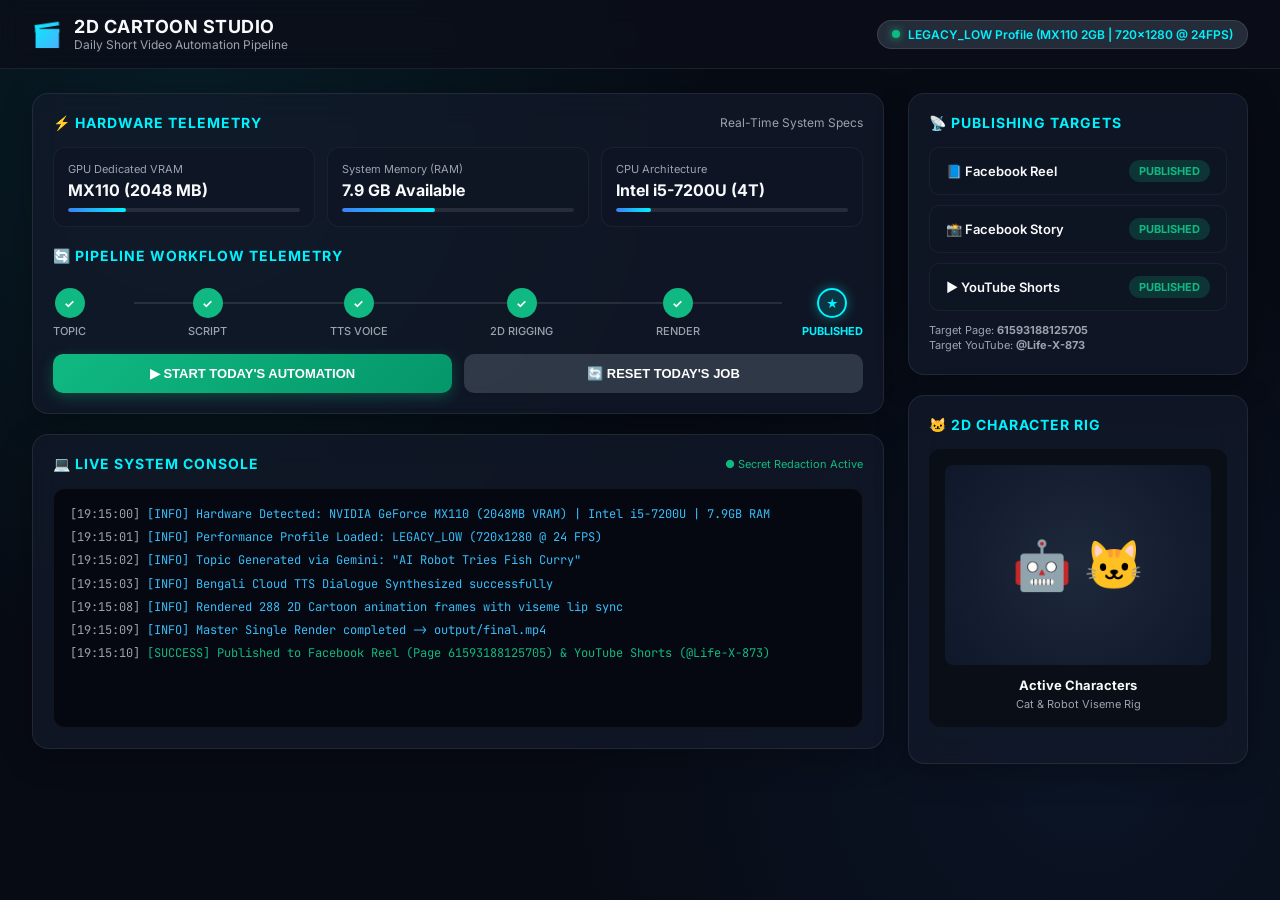
<file: web/index.html>
<!DOCTYPE html>
<html lang="en">
<head>
  <meta charset="UTF-8">
  <meta name="viewport" content="width=device-width, initial-scale=1.0">
  <title>2D Cartoon Daily Video Automation - Control Studio</title>
  <link rel="preconnect" href="https://fonts.googleapis.com">
  <link rel="preconnect" href="https://fonts.gstatic.com" crossorigin>
  <link href="https://fonts.googleapis.com/css2?family=Inter:wght@300;400;500;600;700;800&family=JetBrains+Mono:wght@400;500;700&display=swap" rel="stylesheet">
  <style>
    :root {
      --bg-dark: #070B14;
      --card-bg: rgba(19, 27, 44, 0.7);
      --card-border: rgba(255, 255, 255, 0.08);
      --cyan-glow: #00F2FE;
      --cyan-hover: #38BDF8;
      --blue-accent: #3B82F6;
      --green-success: #10B981;
      --amber-warning: #F59E0B;
      --rose-danger: #EF4444;
      --text-main: #F9FAFB;
      --text-muted: #9CA3AF;
    }

    * {
      box-sizing: border-box;
      margin: 0;
      padding: 0;
    }

    body {
      font-family: 'Inter', sans-serif;
      background-color: var(--bg-dark);
      background-image: 
        radial-gradient(circle at 15% 15%, rgba(0, 242, 254, 0.08) 0%, transparent 40%),
        radial-gradient(circle at 85% 85%, rgba(59, 130, 246, 0.08) 0%, transparent 40%);
      color: var(--text-main);
      min-height: 100vh;
      display: flex;
      flex-direction: column;
    }

    /* Header */
    header {
      background: rgba(11, 15, 25, 0.85);
      backdrop-filter: blur(12px);
      border-bottom: 1px solid var(--card-border);
      padding: 16px 32px;
      display: flex;
      justify-content: space-between;
      align-items: center;
      position: sticky;
      top: 0;
      z-index: 100;
    }

    .brand-box {
      display: flex;
      align-items: center;
      gap: 12px;
    }

    .brand-icon {
      font-size: 24px;
      background: linear-gradient(135deg, #00F2FE, #4FACFE);
      -webkit-background-clip: text;
      -webkit-text-fill-color: transparent;
    }

    .brand-title {
      font-size: 18px;
      font-weight: 700;
      letter-spacing: 0.5px;
    }

    .brand-sub {
      font-size: 12px;
      color: var(--text-muted);
    }

    .profile-badge {
      background: rgba(55, 65, 81, 0.6);
      border: 1px solid rgba(255, 255, 255, 0.1);
      padding: 6px 14px;
      border-radius: 20px;
      font-size: 12px;
      font-weight: 600;
      color: var(--cyan-glow);
      display: flex;
      align-items: center;
      gap: 8px;
    }

    .status-dot {
      width: 8px;
      height: 8px;
      background-color: var(--green-success);
      border-radius: 50%;
      box-shadow: 0 0 8px var(--green-success);
    }

    /* Main Container */
    main {
      flex: 1;
      max-width: 1400px;
      width: 100%;
      margin: 0 auto;
      padding: 24px 32px;
      display: grid;
      grid-template-columns: 1fr 340px;
      gap: 24px;
    }

    /* Cards */
    .glass-card {
      background: var(--card-bg);
      backdrop-filter: blur(16px);
      border: 1px solid var(--card-border);
      border-radius: 16px;
      padding: 20px;
      margin-bottom: 20px;
      box-shadow: 0 8px 32px 0 rgba(0, 0, 0, 0.3);
    }

    .card-header {
      display: flex;
      justify-content: space-between;
      align-items: center;
      margin-bottom: 16px;
    }

    .card-title {
      font-size: 14px;
      font-weight: 700;
      color: var(--cyan-glow);
      text-transform: uppercase;
      letter-spacing: 1px;
      display: flex;
      align-items: center;
      gap: 8px;
    }

    /* Hardware Telemetry Grid */
    .telemetry-grid {
      display: grid;
      grid-template-columns: repeat(3, 1fr);
      gap: 12px;
      margin-bottom: 20px;
    }

    .stat-card {
      background: rgba(15, 22, 35, 0.8);
      border: 1px solid rgba(255, 255, 255, 0.05);
      border-radius: 12px;
      padding: 14px;
    }

    .stat-lbl {
      font-size: 11px;
      color: var(--text-muted);
      margin-bottom: 4px;
    }

    .stat-val {
      font-size: 16px;
      font-weight: 700;
      color: var(--text-main);
    }

    .stat-progress {
      height: 4px;
      background: rgba(255, 255, 255, 0.1);
      border-radius: 2px;
      margin-top: 8px;
      overflow: hidden;
    }

    .stat-bar {
      height: 100%;
      background: linear-gradient(90deg, var(--blue-accent), var(--cyan-glow));
      border-radius: 2px;
    }

    /* Workflow Timeline */
    .timeline {
      display: flex;
      justify-content: space-between;
      position: relative;
      margin: 24px 0 12px 0;
    }

    .timeline::before {
      content: '';
      position: absolute;
      top: 14px;
      left: 10%;
      right: 10%;
      height: 2px;
      background: rgba(255, 255, 255, 0.1);
      z-index: 1;
    }

    .step-item {
      position: relative;
      z-index: 2;
      display: flex;
      flex-direction: column;
      align-items: center;
      gap: 6px;
    }

    .step-icon {
      width: 30px;
      height: 30px;
      border-radius: 50%;
      background: #151D2A;
      border: 2px solid var(--text-muted);
      display: flex;
      align-items: center;
      justify-content: center;
      font-size: 12px;
      font-weight: 700;
      color: var(--text-muted);
      transition: all 0.3s ease;
    }

    .step-item.active .step-icon {
      border-color: var(--cyan-glow);
      background: rgba(0, 242, 254, 0.15);
      color: var(--cyan-glow);
      box-shadow: 0 0 12px rgba(0, 242, 254, 0.4);
    }

    .step-item.completed .step-icon {
      border-color: var(--green-success);
      background: var(--green-success);
      color: #FFF;
    }

    .step-title {
      font-size: 11px;
      color: var(--text-muted);
      font-weight: 500;
    }

    .step-item.active .step-title {
      color: var(--cyan-glow);
      font-weight: 700;
    }

    /* Social Platforms Cards */
    .platform-list {
      display: flex;
      flex-direction: column;
      gap: 10px;
    }

    .platform-row {
      background: rgba(15, 22, 35, 0.7);
      border: 1px solid rgba(255, 255, 255, 0.05);
      border-radius: 10px;
      padding: 12px 16px;
      display: flex;
      justify-content: space-between;
      align-items: center;
    }

    .platform-name {
      display: flex;
      align-items: center;
      gap: 10px;
      font-size: 13px;
      font-weight: 600;
    }

    .badge-status {
      padding: 4px 10px;
      border-radius: 12px;
      font-size: 11px;
      font-weight: 700;
    }

    .badge-pending { background: rgba(245, 158, 11, 0.2); color: var(--amber-warning); }
    .badge-success { background: rgba(16, 185, 129, 0.2); color: var(--green-success); }

    /* Action Buttons */
    .btn-group {
      display: flex;
      gap: 12px;
      margin-top: 16px;
    }

    .btn {
      flex: 1;
      padding: 12px;
      border-radius: 10px;
      border: none;
      font-size: 13px;
      font-weight: 700;
      cursor: pointer;
      display: flex;
      align-items: center;
      justify-content: center;
      gap: 8px;
      transition: all 0.2s ease;
    }

    .btn-primary {
      background: linear-gradient(135deg, #10B981, #059669);
      color: #FFF;
      box-shadow: 0 4px 14px rgba(16, 185, 129, 0.3);
    }

    .btn-primary:hover {
      transform: translateY(-2px);
      box-shadow: 0 6px 20px rgba(16, 185, 129, 0.4);
    }

    .btn-secondary {
      background: rgba(55, 65, 81, 0.8);
      color: #FFF;
    }

    .btn-secondary:hover {
      background: rgba(75, 85, 99, 1);
    }

    /* Terminal Console */
    .console-box {
      background: #050811;
      border-radius: 12px;
      border: 1px solid rgba(255, 255, 255, 0.05);
      padding: 16px;
      font-family: 'JetBrains Mono', monospace;
      font-size: 12px;
      height: 240px;
      overflow-y: auto;
      color: #38BDF8;
      line-height: 1.6;
    }

    .log-line { margin-bottom: 4px; }
    .log-time { color: var(--text-muted); }
    .log-info { color: #38BDF8; }
    .log-warn { color: var(--amber-warning); }
    .log-success { color: var(--green-success); }

    /* Right Sidebar (Character Storyboard Inspector) */
    .char-preview {
      background: #090E17;
      border-radius: 12px;
      padding: 16px;
      text-align: center;
      margin-bottom: 16px;
    }

    .rig-canvas {
      width: 100%;
      height: 200px;
      background: radial-gradient(circle, #1E293B 0%, #0F172A 100%);
      border-radius: 8px;
      display: flex;
      align-items: center;
      justify-content: center;
      margin-bottom: 12px;
      font-size: 48px;
    }
  </style>
</head>
<body>

  <!-- Header Bar -->
  <header>
    <div class="brand-box">
      <div class="brand-icon">🎬</div>
      <div>
        <div class="brand-title">2D CARTOON STUDIO</div>
        <div class="brand-sub">Daily Short Video Automation Pipeline</div>
      </div>
    </div>
    <div class="profile-badge">
      <div class="status-dot"></div>
      LEGACY_LOW Profile (MX110 2GB | 720x1280 @ 24FPS)
    </div>
  </header>

  <!-- Main Grid Layout -->
  <main>
    <!-- Left Main Column -->
    <div>
      <!-- Telemetry Card -->
      <div class="glass-card">
        <div class="card-header">
          <div class="card-title">⚡ Hardware Telemetry</div>
          <div style="font-size: 12px; color: var(--text-muted);">Real-Time System Specs</div>
        </div>

        <div class="telemetry-grid">
          <div class="stat-card">
            <div class="stat-lbl">GPU Dedicated VRAM</div>
            <div class="stat-val">MX110 (2048 MB)</div>
            <div class="stat-progress"><div class="stat-bar" style="width: 25%;"></div></div>
          </div>
          <div class="stat-card">
            <div class="stat-lbl">System Memory (RAM)</div>
            <div class="stat-val">7.9 GB Available</div>
            <div class="stat-progress"><div class="stat-bar" style="width: 40%;"></div></div>
          </div>
          <div class="stat-card">
            <div class="stat-lbl">CPU Architecture</div>
            <div class="stat-val">Intel i5-7200U (4T)</div>
            <div class="stat-progress"><div class="stat-bar" style="width: 15%;"></div></div>
          </div>
        </div>

        <!-- Workflow Timeline -->
        <div class="card-title" style="margin-top: 8px;">🔄 Pipeline Workflow Telemetry</div>
        <div class="timeline">
          <div class="step-item completed">
            <div class="step-icon">✓</div>
            <div class="step-title">TOPIC</div>
          </div>
          <div class="step-item completed">
            <div class="step-icon">✓</div>
            <div class="step-title">SCRIPT</div>
          </div>
          <div class="step-item completed">
            <div class="step-icon">✓</div>
            <div class="step-title">TTS VOICE</div>
          </div>
          <div class="step-item completed">
            <div class="step-icon">✓</div>
            <div class="step-title">2D RIGGING</div>
          </div>
          <div class="step-item completed">
            <div class="step-icon">✓</div>
            <div class="step-title">RENDER</div>
          </div>
          <div class="step-item active">
            <div class="step-icon">★</div>
            <div class="step-title">PUBLISHED</div>
          </div>
        </div>

        <!-- Controls -->
        <div class="btn-group">
          <button class="btn btn-primary" onclick="alert('Daily Job Started!')">
            ▶ START TODAY'S AUTOMATION
          </button>
          <button class="btn btn-secondary" onclick="alert('Today\'s job state reset to PENDING.')">
            🔄 RESET TODAY'S JOB
          </button>
        </div>
      </div>

      <!-- Live Terminal Console -->
      <div class="glass-card">
        <div class="card-header">
          <div class="card-title">💻 Live System Console</div>
          <div style="font-size: 11px; color: var(--green-success);">● Secret Redaction Active</div>
        </div>
        <div class="console-box" id="console">
          <div class="log-line"><span class="log-time">[19:15:00]</span> <span class="log-info">[INFO] Hardware Detected: NVIDIA GeForce MX110 (2048MB VRAM) | Intel i5-7200U | 7.9GB RAM</span></div>
          <div class="log-line"><span class="log-time">[19:15:01]</span> <span class="log-info">[INFO] Performance Profile Loaded: LEGACY_LOW (720x1280 @ 24 FPS)</span></div>
          <div class="log-line"><span class="log-time">[19:15:02]</span> <span class="log-info">[INFO] Topic Generated via Gemini: "AI Robot Tries Fish Curry"</span></div>
          <div class="log-line"><span class="log-time">[19:15:03]</span> <span class="log-info">[INFO] Bengali Cloud TTS Dialogue Synthesized successfully</span></div>
          <div class="log-line"><span class="log-time">[19:15:08]</span> <span class="log-info">[INFO] Rendered 288 2D Cartoon animation frames with viseme lip sync</span></div>
          <div class="log-line"><span class="log-time">[19:15:09]</span> <span class="log-info">[INFO] Master Single Render completed -> output/final.mp4</span></div>
          <div class="log-line"><span class="log-time">[19:15:10]</span> <span class="log-success">[SUCCESS] Published to Facebook Reel (Page 61593188125705) & YouTube Shorts (@Life-X-873)</span></div>
        </div>
      </div>
    </div>

    <!-- Right Column (Social Targets & Storyboard Inspector) -->
    <div>
      <!-- Destinations Card -->
      <div class="glass-card">
        <div class="card-header">
          <div class="card-title">📡 Publishing Targets</div>
        </div>
        <div class="platform-list">
          <div class="platform-row">
            <div class="platform-name">📘 Facebook Reel</div>
            <div class="badge-status badge-success">PUBLISHED</div>
          </div>
          <div class="platform-row">
            <div class="platform-name">📸 Facebook Story</div>
            <div class="badge-status badge-success">PUBLISHED</div>
          </div>
          <div class="platform-row">
            <div class="platform-name">▶️ YouTube Shorts</div>
            <div class="badge-status badge-success">PUBLISHED</div>
          </div>
        </div>
        <div style="font-size: 11px; color: var(--text-muted); margin-top: 12px; line-height: 1.4;">
          Target Page: <b>61593188125705</b><br>
          Target YouTube: <b>@Life-X-873</b>
        </div>
      </div>

      <!-- Storyboard Inspector -->
      <div class="glass-card">
        <div class="card-header">
          <div class="card-title">🐱 2D Character Rig</div>
        </div>
        <div class="char-preview">
          <div class="rig-canvas">🤖 🐱</div>
          <div style="font-size: 13px; font-weight: 700;">Active Characters</div>
          <div style="font-size: 11px; color: var(--text-muted); margin-top: 4px;">Cat & Robot Viseme Rig</div>
        </div>
      </div>
    </div>
  </main>

</body>
</html>
</file>
<file: ui/css/style.css>
/* ==============================================================================
   LIGHTWEIGHT DESKTOP APPLICATION DESIGN SYSTEM
   Target: Windows 10/11 (1280x720 minimum to 1920x1080)
   Designed for low-resource hardware: Clean, minimal animations, high contrast
   ============================================================================== */

:root {
  /* Color Palette - Dark Theme (Default) */
  --bg-app: #0B0F19;
  --bg-sidebar: #111827;
  --bg-card: #151D2A;
  --bg-card-inner: #0F1623;
  --bg-card-hover: #1E293B;
  --border-color: #233044;
  --border-subtle: #1E293B;
  
  --text-primary: #F8FAFC;
  --text-secondary: #94A3B8;
  --text-muted: #64748B;
  
  --accent-cyan: #00F2FE;
  --accent-blue: #3B82F6;
  --accent-indigo: #6366F1;
  
  --status-success: #10B981;
  --status-success-bg: rgba(16, 185, 129, 0.14);
  --status-warning: #F59E0B;
  --status-warning-bg: rgba(245, 158, 11, 0.14);
  --status-danger: #EF4444;
  --status-danger-bg: rgba(239, 68, 68, 0.14);
  --status-neutral: #64748B;
  --status-neutral-bg: rgba(100, 116, 139, 0.14);
  
  --radius-xs: 4px;
  --radius-sm: 6px;
  --radius-md: 10px;
  --radius-lg: 14px;
  --radius-full: 9999px;
  
  --sidebar-width: 240px;
  --header-height: 64px;
  --footer-height: 40px;
}

/* Light Theme Overrides */
[data-theme="light"] {
  --bg-app: #F8FAFC;
  --bg-sidebar: #FFFFFF;
  --bg-card: #FFFFFF;
  --bg-card-inner: #F1F5F9;
  --bg-card-hover: #F8FAFC;
  --border-color: #E2E8F0;
  --border-subtle: #CBD5E1;
  
  --text-primary: #0F172A;
  --text-secondary: #475569;
  --text-muted: #94A3B8;
}

/* Modern Switch Toggle */
.switch {
  position: relative;
  display: inline-block;
  width: 48px;
  height: 26px;
}
.switch input {
  opacity: 0;
  width: 0;
  height: 0;
}
.slider {
  position: absolute;
  cursor: pointer;
  top: 0;
  left: 0;
  right: 0;
  bottom: 0;
  background-color: #334155;
  transition: 0.25s ease;
  border-radius: 26px;
}
.slider:before {
  position: absolute;
  content: "";
  height: 20px;
  width: 20px;
  left: 3px;
  bottom: 3px;
  background-color: #ffffff;
  transition: 0.25s ease;
  border-radius: 50%;
  box-shadow: 0 1px 3px rgba(0,0,0,0.3);
}
input:checked + .slider {
  background-color: #10B981;
}
input:checked + .slider:before {
  transform: translateX(22px);
}

* {
  box-sizing: border-box;
  margin: 0;
  padding: 0;
  font-family: 'Inter', 'Segoe UI', -apple-system, BlinkMacSystemFont, Roboto, sans-serif;
}

body {
  background-color: var(--bg-app);
  color: var(--text-primary);
  height: 100vh;
  overflow: hidden;
  display: flex;
  font-size: 13px;
  line-height: 1.4;
}

/* ------------------------------------------------------------------------------
   SIDEBAR NAVIGATION
   ------------------------------------------------------------------------------ */
#sidebar {
  width: var(--sidebar-width);
  background-color: var(--bg-sidebar);
  border-right: 1px solid var(--border-color);
  display: flex;
  flex-direction: column;
  flex-shrink: 0;
  user-select: none;
}

.brand-header {
  padding: 18px 20px;
  display: flex;
  align-items: center;
  gap: 12px;
  border-bottom: 1px solid var(--border-color);
}

.brand-logo {
  font-size: 24px;
  line-height: 1;
}

.brand-name {
  font-size: 15px;
  font-weight: 800;
  color: var(--text-primary);
  letter-spacing: -0.2px;
}

.brand-tag {
  font-size: 11px;
  color: var(--accent-cyan);
  font-weight: 600;
}

.nav-list {
  list-style: none;
  padding: 12px 10px;
  flex: 1;
  overflow-y: auto;
}

.nav-item {
  display: flex;
  align-items: center;
  gap: 12px;
  padding: 10px 14px;
  border-radius: var(--radius-md);
  color: var(--text-secondary);
  font-size: 13px;
  font-weight: 600;
  cursor: pointer;
  margin-bottom: 4px;
  transition: background-color 0.12s ease, color 0.12s ease;
}

.nav-item:hover {
  background-color: var(--bg-card-hover);
  color: var(--text-primary);
}

.nav-item.active {
  background-color: var(--accent-blue);
  color: #FFFFFF;
}

.nav-icon {
  font-size: 16px;
  width: 20px;
  text-align: center;
}

.sidebar-footer {
  padding: 14px 18px;
  border-top: 1px solid var(--border-color);
  font-size: 11px;
  color: var(--text-muted);
}

.system-status-indicator {
  display: flex;
  align-items: center;
  gap: 8px;
  margin-bottom: 4px;
  font-weight: 700;
  color: var(--text-primary);
}

.status-dot-mini {
  width: 8px;
  height: 8px;
  border-radius: 50%;
}
.status-dot-mini.success { background-color: var(--status-success); box-shadow: 0 0 6px var(--status-success); }
.status-dot-mini.warning { background-color: var(--status-warning); box-shadow: 0 0 6px var(--status-warning); }
.status-dot-mini.danger  { background-color: var(--status-danger); }
.status-dot-mini.neutral { background-color: var(--status-neutral); }

.sidebar-version-text {
  font-size: 10px;
  color: var(--text-muted);
}

/* ------------------------------------------------------------------------------
   MAIN CONTENT AREA & TOP BAR
   ------------------------------------------------------------------------------ */
#main-content {
  flex: 1;
  display: flex;
  flex-direction: column;
  height: 100vh;
  overflow: hidden;
  background-color: var(--bg-app);
}

.top-bar {
  height: var(--header-height);
  border-bottom: 1px solid var(--border-color);
  display: flex;
  align-items: center;
  justify-content: space-between;
  padding: 0 28px;
  background-color: var(--bg-sidebar);
  flex-shrink: 0;
}

.top-bar-left {
  display: flex;
  flex-direction: column;
  gap: 2px;
}

.page-title {
  font-size: 16px;
  font-weight: 800;
  color: var(--text-primary);
}

.page-subtitle {
  font-size: 11px;
  color: var(--text-muted);
}

.top-bar-actions {
  display: flex;
  align-items: center;
  gap: 10px;
}

.state-demo-selector {
  display: flex;
  align-items: center;
  gap: 6px;
  background: var(--bg-card-inner);
  border: 1px solid var(--border-color);
  padding: 4px 8px;
  border-radius: var(--radius-sm);
}

.state-select-label {
  font-size: 10px;
  font-weight: 700;
  color: var(--text-muted);
  text-transform: uppercase;
}

.select-xs {
  font-size: 11px;
  padding: 3px 6px;
  height: 26px;
  border-radius: var(--radius-xs);
  border-color: var(--border-color);
}

.theme-toggle-btn {
  background: transparent;
  border: 1px solid var(--border-color);
  color: var(--text-primary);
  padding: 6px 12px;
  border-radius: var(--radius-sm);
  cursor: pointer;
  font-size: 12px;
  font-weight: 600;
}

.theme-toggle-btn:hover {
  background-color: var(--bg-card-hover);
}

.page-container {
  flex: 1;
  padding: 24px 28px;
  overflow-y: auto;
}

.page-view {
  display: none;
}

.page-view.active {
  display: block;
}

/* ------------------------------------------------------------------------------
   WELCOME BANNER & 5 UX ANSWERS STRIP
   ------------------------------------------------------------------------------ */
.welcome-banner {
  display: flex;
  align-items: center;
  justify-content: space-between;
  margin-bottom: 18px;
}

.welcome-title {
  font-size: 20px;
  font-weight: 800;
  letter-spacing: -0.3px;
}

.welcome-sub {
  font-size: 13px;
  color: var(--text-secondary);
  margin-top: 2px;
}

.next-schedule-tag {
  font-size: 12px;
  background: var(--bg-card);
  border: 1px solid var(--border-color);
  padding: 6px 12px;
  border-radius: var(--radius-full);
  color: var(--text-secondary);
}

.next-schedule-tag b {
  color: var(--accent-cyan);
}

.ux-answers-strip {
  display: grid;
  grid-template-columns: repeat(5, 1fr);
  gap: 12px;
  margin-bottom: 20px;
}

.ux-answer-card {
  background: var(--bg-card);
  border: 1px solid var(--border-color);
  border-radius: var(--radius-md);
  padding: 12px 14px;
}

.ux-label {
  font-size: 10px;
  font-weight: 700;
  color: var(--text-muted);
  text-transform: uppercase;
  margin-bottom: 6px;
  letter-spacing: 0.5px;
}

.ux-val {
  font-size: 12px;
  font-weight: 700;
}

/* ------------------------------------------------------------------------------
   CARDS & GRIDS
   ------------------------------------------------------------------------------ */
.card {
  background-color: var(--bg-card);
  border: 1px solid var(--border-color);
  border-radius: var(--radius-lg);
  padding: 20px;
  margin-bottom: 20px;
}

.prominent-card {
  border-left: 4px solid var(--status-success);
}

.card-title-bar {
  display: flex;
  align-items: center;
  justify-content: space-between;
  margin-bottom: 16px;
}

.card-title-text {
  font-size: 13px;
  font-weight: 800;
  color: var(--text-primary);
  text-transform: uppercase;
  letter-spacing: 0.5px;
  display: flex;
  align-items: center;
  gap: 6px;
}

.card-subtitle-text {
  font-size: 12px;
  color: var(--text-muted);
  margin-top: 2px;
}

.grid-2 {
  display: grid;
  grid-template-columns: 1fr 1fr;
  gap: 20px;
}

.grid-3 {
  display: grid;
  grid-template-columns: repeat(3, 1fr);
  gap: 16px;
}

.grid-4 {
  display: grid;
  grid-template-columns: repeat(4, 1fr);
  gap: 16px;
}

.grid-2-preview {
  display: grid;
  grid-template-columns: 1.2fr 0.8fr;
  gap: 20px;
}

/* Mini Cards */
.mini-card {
  margin-bottom: 0;
  padding: 16px;
}

.mini-card-header {
  display: flex;
  align-items: center;
  gap: 8px;
  margin-bottom: 10px;
}

.platform-icon {
  font-size: 16px;
}

.mini-status-text {
  font-size: 16px;
  font-weight: 800;
  margin-bottom: 4px;
}

.mini-subtext {
  font-size: 11px;
  color: var(--text-secondary);
}

/* ------------------------------------------------------------------------------
   DASHBOARD DETAILS & PIPELINE
   ------------------------------------------------------------------------------ */
.dash-meta-box {
  background-color: var(--bg-card-inner);
  border: 1px solid var(--border-subtle);
  border-radius: var(--radius-md);
  padding: 16px;
  margin-bottom: 18px;
}

.dash-topic-title {
  font-size: 15px;
  font-weight: 800;
  color: var(--text-primary);
  margin-bottom: 4px;
}

.dash-topic-desc {
  font-size: 12px;
  color: var(--text-secondary);
  margin-bottom: 12px;
}

.dash-specs-row {
  display: flex;
  flex-wrap: wrap;
  gap: 16px;
  font-size: 11px;
  color: var(--text-muted);
}

.dash-specs-row b {
  color: var(--accent-cyan);
}

.pipeline-section {
  margin: 16px 0;
}

.pipeline-section-title {
  font-size: 11px;
  font-weight: 700;
  color: var(--text-muted);
  text-transform: uppercase;
  letter-spacing: 0.5px;
  margin-bottom: 12px;
}

.pipeline-track {
  display: flex;
  align-items: center;
  justify-content: space-between;
  gap: 4px;
  overflow-x: auto;
  padding-bottom: 6px;
}

.pipeline-step {
  display: flex;
  flex-direction: column;
  align-items: center;
  gap: 4px;
  flex: 1;
  min-width: 65px;
}

.step-circle {
  width: 32px;
  height: 32px;
  border-radius: 50%;
  background-color: var(--bg-card-inner);
  border: 2px solid var(--border-color);
  display: flex;
  align-items: center;
  justify-content: center;
  font-size: 12px;
  font-weight: 800;
  color: var(--text-muted);
}

.pipeline-step.completed .step-circle {
  background-color: var(--status-success);
  border-color: var(--status-success);
  color: #FFFFFF;
}

.pipeline-step.current .step-circle {
  border-color: var(--accent-cyan);
  color: var(--accent-cyan);
  background-color: rgba(0, 242, 254, 0.12);
  box-shadow: 0 0 8px rgba(0, 242, 254, 0.3);
}

.pipeline-step.failed .step-circle {
  background-color: var(--status-danger);
  border-color: var(--status-danger);
  color: #FFFFFF;
}

.step-label {
  font-size: 10px;
  font-weight: 700;
  color: var(--text-primary);
  text-align: center;
  white-space: nowrap;
}

.step-status-sub {
  font-size: 8px;
  font-weight: 700;
  color: var(--text-muted);
}

.pipeline-step.completed .step-status-sub { color: var(--status-success); }
.pipeline-step.current .step-status-sub   { color: var(--accent-cyan); }
.pipeline-step.failed .step-status-sub    { color: var(--status-danger); }

.dash-actions-bar {
  display: flex;
  align-items: center;
  justify-content: space-between;
  margin-top: 18px;
  padding-top: 14px;
  border-top: 1px solid var(--border-subtle);
}

.auto-run-indicator {
  display: flex;
  align-items: center;
  gap: 8px;
  font-size: 12px;
  color: var(--text-secondary);
}

.indicator-dot {
  width: 8px;
  height: 8px;
  border-radius: 50%;
  background-color: var(--status-success);
}

/* ------------------------------------------------------------------------------
   BUTTONS & BADGES
   ------------------------------------------------------------------------------ */
.btn {
  display: inline-flex;
  align-items: center;
  justify-content: center;
  gap: 8px;
  padding: 8px 16px;
  border-radius: var(--radius-md);
  font-size: 12px;
  font-weight: 700;
  border: none;
  cursor: pointer;
  transition: background-color 0.12s ease;
  white-space: nowrap;
}

.btn-sm {
  padding: 6px 12px;
  font-size: 11px;
  border-radius: var(--radius-sm);
}

.btn-xs {
  padding: 4px 8px;
  font-size: 11px;
  border-radius: var(--radius-xs);
}

.btn-primary {
  background-color: var(--status-success);
  color: #FFFFFF;
}

.btn-primary:hover {
  background-color: #059669;
}

.btn-secondary {
  background-color: #233044;
  color: #F8FAFC;
  border: 1px solid var(--border-color);
}

.btn-secondary:hover {
  background-color: #334155;
}

.btn-danger {
  background-color: var(--status-danger);
  color: #FFFFFF;
}

.btn-danger:hover {
  background-color: #DC2626;
}

.btn-group-row {
  display: flex;
  gap: 10px;
  margin-top: 18px;
}

.badge {
  display: inline-flex;
  align-items: center;
  gap: 6px;
  padding: 3px 8px;
  border-radius: var(--radius-full);
  font-size: 10px;
  font-weight: 800;
  letter-spacing: 0.3px;
  white-space: nowrap;
}

.badge-success { background-color: var(--status-success-bg); color: var(--status-success); border: 1px solid rgba(16, 185, 129, 0.3); }
.badge-warning { background-color: var(--status-warning-bg); color: var(--status-warning); border: 1px solid rgba(245, 158, 11, 0.3); }
.badge-danger  { background-color: var(--status-danger-bg); color: var(--status-danger); border: 1px solid rgba(239, 68, 68, 0.3); }
.badge-neutral { background-color: var(--status-neutral-bg); color: var(--status-neutral); border: 1px solid rgba(100, 116, 139, 0.3); }

/* ------------------------------------------------------------------------------
   TODAY'S VIDEO PAGE & 9:16 PREVIEW CANVAS
   ------------------------------------------------------------------------------ */
.topic-box {
  background-color: var(--bg-card-inner);
  border: 1px solid var(--border-color);
  padding: 12px;
  border-radius: var(--radius-md);
  font-size: 14px;
  font-weight: 800;
  color: var(--text-primary);
}

.meta-stat-box {
  background-color: var(--bg-card-inner);
  border: 1px solid var(--border-subtle);
  border-radius: var(--radius-sm);
  padding: 10px;
}

.meta-stat-label {
  font-size: 9px;
  font-weight: 700;
  color: var(--text-muted);
  text-transform: uppercase;
}

.meta-stat-val {
  font-size: 13px;
  font-weight: 800;
  color: var(--text-primary);
  margin-top: 2px;
}

.platform-status-list {
  display: flex;
  flex-direction: column;
  gap: 8px;
  margin-bottom: 16px;
}

.platform-row {
  display: flex;
  align-items: center;
  justify-content: space-between;
  background-color: var(--bg-card-inner);
  border: 1px solid var(--border-subtle);
  padding: 10px 14px;
  border-radius: var(--radius-md);
}

.platform-info {
  display: flex;
  align-items: center;
  gap: 10px;
}

.p-icon {
  font-size: 18px;
}

.p-title {
  font-size: 13px;
  font-weight: 700;
}

.p-sub {
  font-size: 11px;
  color: var(--text-muted);
}

.single-render-guarantee-note {
  background-color: rgba(0, 242, 254, 0.08);
  border: 1px solid rgba(0, 242, 254, 0.2);
  padding: 10px 12px;
  border-radius: var(--radius-sm);
  font-size: 11px;
  color: var(--text-secondary);
}

.single-render-guarantee-note code {
  color: var(--accent-cyan);
  font-weight: 700;
}

/* 9:16 Video Frame */
.video-frame-container {
  width: 250px;
  height: 444px; /* 9:16 ratio */
  background: #000000;
  border-radius: var(--radius-md);
  border: 2px solid var(--border-color);
  overflow: hidden;
  margin: 0 auto 12px auto;
  position: relative;
  display: flex;
  flex-direction: column;
  justify-content: space-between;
}

.video-screen {
  flex: 1;
  background: radial-gradient(circle at center, #1E293B 0%, #0B0F19 100%);
  position: relative;
  display: flex;
  align-items: center;
  justify-content: center;
}

.video-overlay-header {
  position: absolute;
  top: 10px;
  left: 10px;
  right: 10px;
  display: flex;
  justify-content: space-between;
  font-size: 10px;
  font-weight: 700;
  color: rgba(255, 255, 255, 0.8);
  background: rgba(0, 0, 0, 0.5);
  padding: 4px 8px;
  border-radius: var(--radius-xs);
}

.cartoon-scene-graphic {
  display: flex;
  flex-direction: column;
  align-items: center;
  gap: 10px;
  padding: 16px;
  text-align: center;
}

.character-pair {
  display: flex;
  gap: 16px;
  font-size: 40px;
}

.speech-bubble {
  background: #FFFFFF;
  color: #0F172A;
  padding: 8px 12px;
  border-radius: var(--radius-md);
  font-size: 11px;
  font-weight: 700;
  box-shadow: 0 4px 12px rgba(0, 0, 0, 0.4);
  position: relative;
  max-width: 200px;
}

.sound-wave-indicator {
  display: flex;
  gap: 3px;
  align-items: center;
  height: 12px;
}

.sound-wave-indicator span {
  width: 3px;
  height: 100%;
  background-color: var(--accent-cyan);
  border-radius: 2px;
}

.viseme-tag {
  font-size: 9px;
  font-weight: 700;
  color: var(--accent-cyan);
  background: rgba(0, 242, 254, 0.15);
  padding: 2px 8px;
  border-radius: var(--radius-full);
}

.video-player-controls {
  background: rgba(11, 15, 25, 0.95);
  padding: 8px 10px;
  border-top: 1px solid var(--border-color);
}

.time-scrubber {
  height: 4px;
  background: #334155;
  border-radius: 2px;
  margin-bottom: 6px;
  cursor: pointer;
  position: relative;
}

.scrubber-progress {
  height: 100%;
  background: var(--accent-cyan);
  border-radius: 2px;
}

.controls-row {
  display: flex;
  align-items: center;
  justify-content: space-between;
}

.controls-left, .controls-right {
  display: flex;
  align-items: center;
  gap: 8px;
}

.v-ctrl-btn {
  background: transparent;
  border: none;
  color: #FFFFFF;
  font-size: 12px;
  cursor: pointer;
  padding: 2px 4px;
}

.v-ctrl-btn:hover {
  color: var(--accent-cyan);
}

.time-display {
  font-size: 10px;
  font-family: 'JetBrains Mono', monospace;
  color: var(--text-muted);
}

.preview-footer-stats {
  display: flex;
  justify-content: space-between;
  font-size: 11px;
  color: var(--text-muted);
  padding-top: 10px;
  border-top: 1px solid var(--border-subtle);
}

/* ------------------------------------------------------------------------------
   JOBS LEDGER & TABLES
   ------------------------------------------------------------------------------ */
.info-alert-box {
  background: rgba(59, 130, 246, 0.1);
  border: 1px solid rgba(59, 130, 246, 0.25);
  padding: 10px 14px;
  border-radius: var(--radius-md);
  font-size: 12px;
  display: flex;
  gap: 10px;
  margin-bottom: 16px;
  color: #93C5FD;
}

.table-responsive {
  width: 100%;
  overflow-x: auto;
}

.data-table {
  width: 100%;
  border-collapse: collapse;
  font-size: 12px;
}

.data-table th {
  text-align: left;
  padding: 12px 14px;
  background-color: var(--bg-card-inner);
  color: var(--text-muted);
  font-weight: 700;
  border-bottom: 1px solid var(--border-color);
}

.data-table td {
  padding: 12px 14px;
  border-bottom: 1px solid var(--border-color);
  color: var(--text-secondary);
}

.data-table tr:hover td {
  background-color: var(--bg-card-hover);
  color: var(--text-primary);
}

/* ------------------------------------------------------------------------------
   ANALYTICS CARDS & CHARTS
   ------------------------------------------------------------------------------ */
.metric-card {
  margin-bottom: 0;
  padding: 18px;
}

.metric-label {
  font-size: 10px;
  font-weight: 700;
  color: var(--text-muted);
  letter-spacing: 0.5px;
}

.metric-value {
  font-size: 28px;
  font-weight: 800;
  margin: 6px 0;
  color: var(--text-primary);
}

.metric-trend {
  font-size: 11px;
  color: var(--text-secondary);
}

.lightweight-bar-chart {
  display: flex;
  align-items: flex-end;
  gap: 12px;
  height: 120px;
  padding-top: 20px;
}

.bar-col {
  flex: 1;
  display: flex;
  flex-direction: column;
  align-items: center;
  height: 100%;
  justify-content: flex-end;
}

.bar-fill {
  width: 100%;
  background: var(--accent-blue);
  border-radius: 4px 4px 0 0;
  min-height: 8px;
}

.bar-label {
  font-size: 10px;
  color: var(--text-muted);
  margin-top: 6px;
  font-weight: 600;
}

.summary-list {
  display: flex;
  flex-direction: column;
  gap: 12px;
}

.summary-item {
  display: flex;
  justify-content: space-between;
  font-size: 12px;
  padding: 10px;
  background: var(--bg-card-inner);
  border-radius: var(--radius-sm);
}

/* ------------------------------------------------------------------------------
   DEVICE & PERFORMANCE MATRIX
   ------------------------------------------------------------------------------ */
.device-spec-grid {
  display: grid;
  grid-template-columns: 1fr 1fr;
  gap: 12px;
}

.spec-item {
  background: var(--bg-card-inner);
  border: 1px solid var(--border-subtle);
  padding: 10px 12px;
  border-radius: var(--radius-sm);
}

.spec-label {
  font-size: 9px;
  font-weight: 700;
  color: var(--text-muted);
  text-transform: uppercase;
}

.spec-val {
  font-size: 12px;
  font-weight: 700;
  color: var(--text-primary);
  margin-top: 2px;
}

.profile-explanation-box {
  background: rgba(245, 158, 11, 0.1);
  border: 1px solid rgba(245, 158, 11, 0.3);
  padding: 14px;
  border-radius: var(--radius-md);
  margin-bottom: 16px;
}

.profile-title {
  font-size: 13px;
  font-weight: 800;
  color: var(--status-warning);
  margin-bottom: 4px;
}

.profile-reason {
  font-size: 12px;
  color: var(--text-secondary);
}

.profile-matrix {
  display: flex;
  flex-direction: column;
  gap: 8px;
}

.profile-option-card {
  background: var(--bg-card-inner);
  border: 1px solid var(--border-color);
  border-radius: var(--radius-md);
  padding: 10px 14px;
}

.profile-option-card.active {
  border-color: var(--status-warning);
  background: rgba(245, 158, 11, 0.08);
}

.prof-header {
  display: flex;
  justify-content: space-between;
  align-items: center;
}

.prof-name {
  font-size: 12px;
  font-weight: 800;
}

.prof-desc {
  font-size: 11px;
  color: var(--text-muted);
  margin-top: 2px;
}

.radio-group-row {
  display: flex;
  gap: 16px;
  font-size: 12px;
  font-weight: 600;
  margin-top: 6px;
}

/* ------------------------------------------------------------------------------
   FORMS, TOGGLES & MASKED KEYS
   ------------------------------------------------------------------------------ */
.form-group {
  margin-bottom: 16px;
}

.form-label {
  display: block;
  font-size: 11px;
  font-weight: 700;
  color: var(--text-secondary);
  margin-bottom: 6px;
  text-transform: uppercase;
}

.form-control {
  width: 100%;
  padding: 9px 12px;
  background-color: var(--bg-card-inner);
  border: 1px solid var(--border-color);
  border-radius: var(--radius-sm);
  color: var(--text-primary);
  font-size: 12px;
}

.form-control:focus {
  outline: none;
  border-color: var(--accent-blue);
}

.toggle-switch {
  display: flex;
  align-items: center;
  justify-content: space-between;
  padding: 10px 0;
  border-bottom: 1px solid var(--border-subtle);
}

.switch-label {
  font-size: 13px;
  font-weight: 700;
}

.switch-sub {
  font-size: 11px;
  color: var(--text-muted);
}

.connected-acc-title {
  font-size: 14px;
  font-weight: 800;
  color: var(--text-primary);
}

.connected-acc-sub {
  font-size: 12px;
  color: var(--accent-cyan);
  font-weight: 600;
}

.masked-key-display {
  display: flex;
  align-items: center;
  justify-content: space-between;
  background: var(--bg-card-inner);
  border: 1px solid var(--border-color);
  padding: 8px 12px;
  border-radius: var(--radius-sm);
}

.masked-dots {
  font-family: 'JetBrains Mono', monospace;
  letter-spacing: 2px;
  color: var(--text-muted);
}

.warning-banner {
  background-color: rgba(245, 158, 11, 0.12);
  border: 1px solid var(--status-warning);
  color: #FDE68A;
  padding: 12px 14px;
  border-radius: var(--radius-md);
  font-size: 11px;
  display: flex;
  align-items: flex-start;
  gap: 10px;
  margin-top: 14px;
}

.warning-icon {
  font-size: 16px;
}

.latest-upload-card {
  background: var(--bg-card-inner);
  border: 1px solid var(--border-color);
  padding: 12px;
  border-radius: var(--radius-md);
  margin-top: 16px;
}

.latest-upload-content {
  display: flex;
  align-items: center;
  gap: 12px;
}

.latest-thumb {
  font-size: 24px;
  background: #0B0F19;
  padding: 8px;
  border-radius: var(--radius-sm);
}

.latest-title {
  font-size: 12px;
  font-weight: 700;
}

.latest-meta {
  font-size: 10px;
  color: var(--text-muted);
  margin-top: 2px;
}

.provider-key-row {
  display: flex;
  align-items: center;
  justify-content: space-between;
  padding: 10px 0;
  border-bottom: 1px solid var(--border-subtle);
}

.p-name {
  font-size: 12px;
  font-weight: 700;
}

.p-status {
  font-size: 10px;
  font-weight: 600;
}

.p-key-field {
  display: flex;
  align-items: center;
  gap: 6px;
}

.input-sm {
  width: 140px;
  padding: 5px 8px;
  font-size: 11px;
}

/* ------------------------------------------------------------------------------
   ERROR CARDS & BANNERS
   ------------------------------------------------------------------------------ */
.error-banner-card {
  background-color: rgba(239, 68, 68, 0.12);
  border: 1px solid var(--status-danger);
  border-radius: var(--radius-md);
  padding: 16px;
  display: flex;
  align-items: center;
  justify-content: space-between;
  margin-top: 16px;
}

.error-card-header {
  display: flex;
  align-items: center;
  gap: 12px;
}

.error-icon {
  font-size: 24px;
}

.error-title {
  font-size: 14px;
  font-weight: 800;
  color: var(--status-danger);
}

.error-desc {
  font-size: 12px;
  color: var(--text-secondary);
}

.error-card-actions {
  display: flex;
  gap: 8px;
}

/* ------------------------------------------------------------------------------
   LIVE STATUS FOOTER
   ------------------------------------------------------------------------------ */
.live-status-bar {
  height: var(--footer-height);
  background-color: var(--bg-sidebar);
  border-top: 1px solid var(--border-color);
  display: flex;
  align-items: center;
  justify-content: space-between;
  padding: 0 24px;
  font-size: 11px;
  flex-shrink: 0;
}

.live-status-left {
  display: flex;
  align-items: center;
  gap: 8px;
}

.live-status-dot {
  width: 8px;
  height: 8px;
  border-radius: 50%;
}
.live-status-dot.success { background: var(--status-success); box-shadow: 0 0 6px var(--status-success); }
.live-status-dot.warning { background: var(--status-warning); box-shadow: 0 0 6px var(--status-warning); }
.live-status-dot.danger  { background: var(--status-danger); }
.live-status-dot.neutral { background: var(--status-neutral); }

.live-status-text {
  font-weight: 700;
  color: var(--text-primary);
}

.live-stage-text {
  color: var(--text-muted);
}

.live-status-right {
  display: flex;
  align-items: center;
  gap: 16px;
}

.live-progress-container {
  display: flex;
  align-items: center;
  gap: 8px;
}

.live-progress-label {
  font-size: 10px;
  color: var(--text-secondary);
  font-weight: 600;
}

.live-progress-bar-bg {
  width: 100px;
  height: 6px;
  background: var(--bg-card-inner);
  border-radius: 3px;
  overflow: hidden;
}

.live-progress-bar-fill {
  height: 100%;
  background: var(--accent-cyan);
}

.hardware-pill {
  font-size: 10px;
  font-weight: 700;
  background: var(--bg-card-inner);
  border: 1px solid var(--border-color);
  padding: 3px 8px;
  border-radius: var(--radius-full);
  color: var(--status-warning);
}

/* ------------------------------------------------------------------------------
   TOAST NOTIFICATIONS & MODALS
   ------------------------------------------------------------------------------ */
#toast-container {
  position: fixed;
  bottom: 50px;
  right: 24px;
  z-index: 3000;
  display: flex;
  flex-direction: column;
  gap: 8px;
}

.toast {
  background-color: var(--bg-sidebar);
  border: 1px solid var(--border-color);
  border-left: 4px solid var(--accent-blue);
  padding: 10px 14px;
  border-radius: var(--radius-md);
  font-size: 12px;
  font-weight: 600;
  box-shadow: 0 8px 20px rgba(0, 0, 0, 0.4);
  display: flex;
  align-items: center;
  gap: 10px;
  min-width: 280px;
  animation: slideIn 0.2s ease;
}

@keyframes slideIn {
  from { opacity: 0; transform: translateY(10px); }
  to { opacity: 1; transform: translateY(0); }
}

.toast.success { border-left-color: var(--status-success); }
.toast.warning { border-left-color: var(--status-warning); }
.toast.danger  { border-left-color: var(--status-danger); }

/* Modals */
.modal-overlay {
  position: fixed;
  top: 0;
  left: 0;
  right: 0;
  bottom: 0;
  background: rgba(0, 0, 0, 0.75);
  backdrop-filter: blur(3px);
  z-index: 2000;
  display: flex;
  align-items: center;
  justify-content: center;
  opacity: 0;
  pointer-events: none;
  transition: opacity 0.15s ease;
}

.modal-overlay.open {
  opacity: 1;
  pointer-events: auto;
}

.modal-box {
  background-color: var(--bg-card);
  border: 1px solid var(--border-color);
  border-radius: var(--radius-lg);
  width: 580px;
  max-width: 90%;
  padding: 24px;
  display: flex;
  flex-direction: column;
}

.modal-lg {
  width: 720px;
}

.modal-header {
  display: flex;
  align-items: center;
  justify-content: space-between;
  margin-bottom: 4px;
}

.modal-title {
  font-size: 16px;
  font-weight: 800;
  color: var(--text-primary);
}

.modal-close-btn {
  background: transparent;
  border: none;
  font-size: 16px;
  color: var(--text-muted);
  cursor: pointer;
}

.modal-sub {
  font-size: 11px;
  color: var(--text-muted);
  margin-bottom: 16px;
}

.modal-footer {
  display: flex;
  justify-content: flex-end;
  gap: 10px;
  margin-top: 20px;
}

/* Console Log Viewer */
.log-console-container {
  background-color: #060910;
  border: 1px solid var(--border-color);
  border-radius: var(--radius-sm);
  padding: 12px;
  height: 280px;
  overflow-y: auto;
  font-family: 'JetBrains Mono', monospace;
  font-size: 11px;
  line-height: 1.5;
}

.log-line {
  margin-bottom: 4px;
}

.log-info    { color: #38BDF8; }
.log-success { color: #34D399; }
.log-warn    { color: #FBBF24; }
.log-error   { color: #F87171; }

/* Wizard Styles */
.wizard-step-indicators {
  display: flex;
  gap: 6px;
  margin-bottom: 20px;
  border-bottom: 1px solid var(--border-color);
  padding-bottom: 12px;
}

.wiz-step {
  font-size: 11px;
  font-weight: 700;
  color: var(--text-muted);
  padding: 4px 8px;
  border-radius: var(--radius-xs);
}

.wiz-step.active {
  background-color: var(--accent-blue);
  color: #FFFFFF;
}

.wizard-step-body {
  display: none;
  min-height: 180px;
}

.wizard-step-body.active {
  display: block;
}

/* ------------------------------------------------------------------------------
   RESPONSIVE DESIGN (1280x720 to 1920x1080)
   ------------------------------------------------------------------------------ */
@media (max-width: 1366px) {
  :root {
    --sidebar-width: 210px;
    --header-height: 56px;
  }
  .page-container {
    padding: 16px 20px;
  }
  .grid-2, .grid-2-preview {
    gap: 14px;
  }
  .ux-answers-strip {
    gap: 8px;
  }
}
</file>
